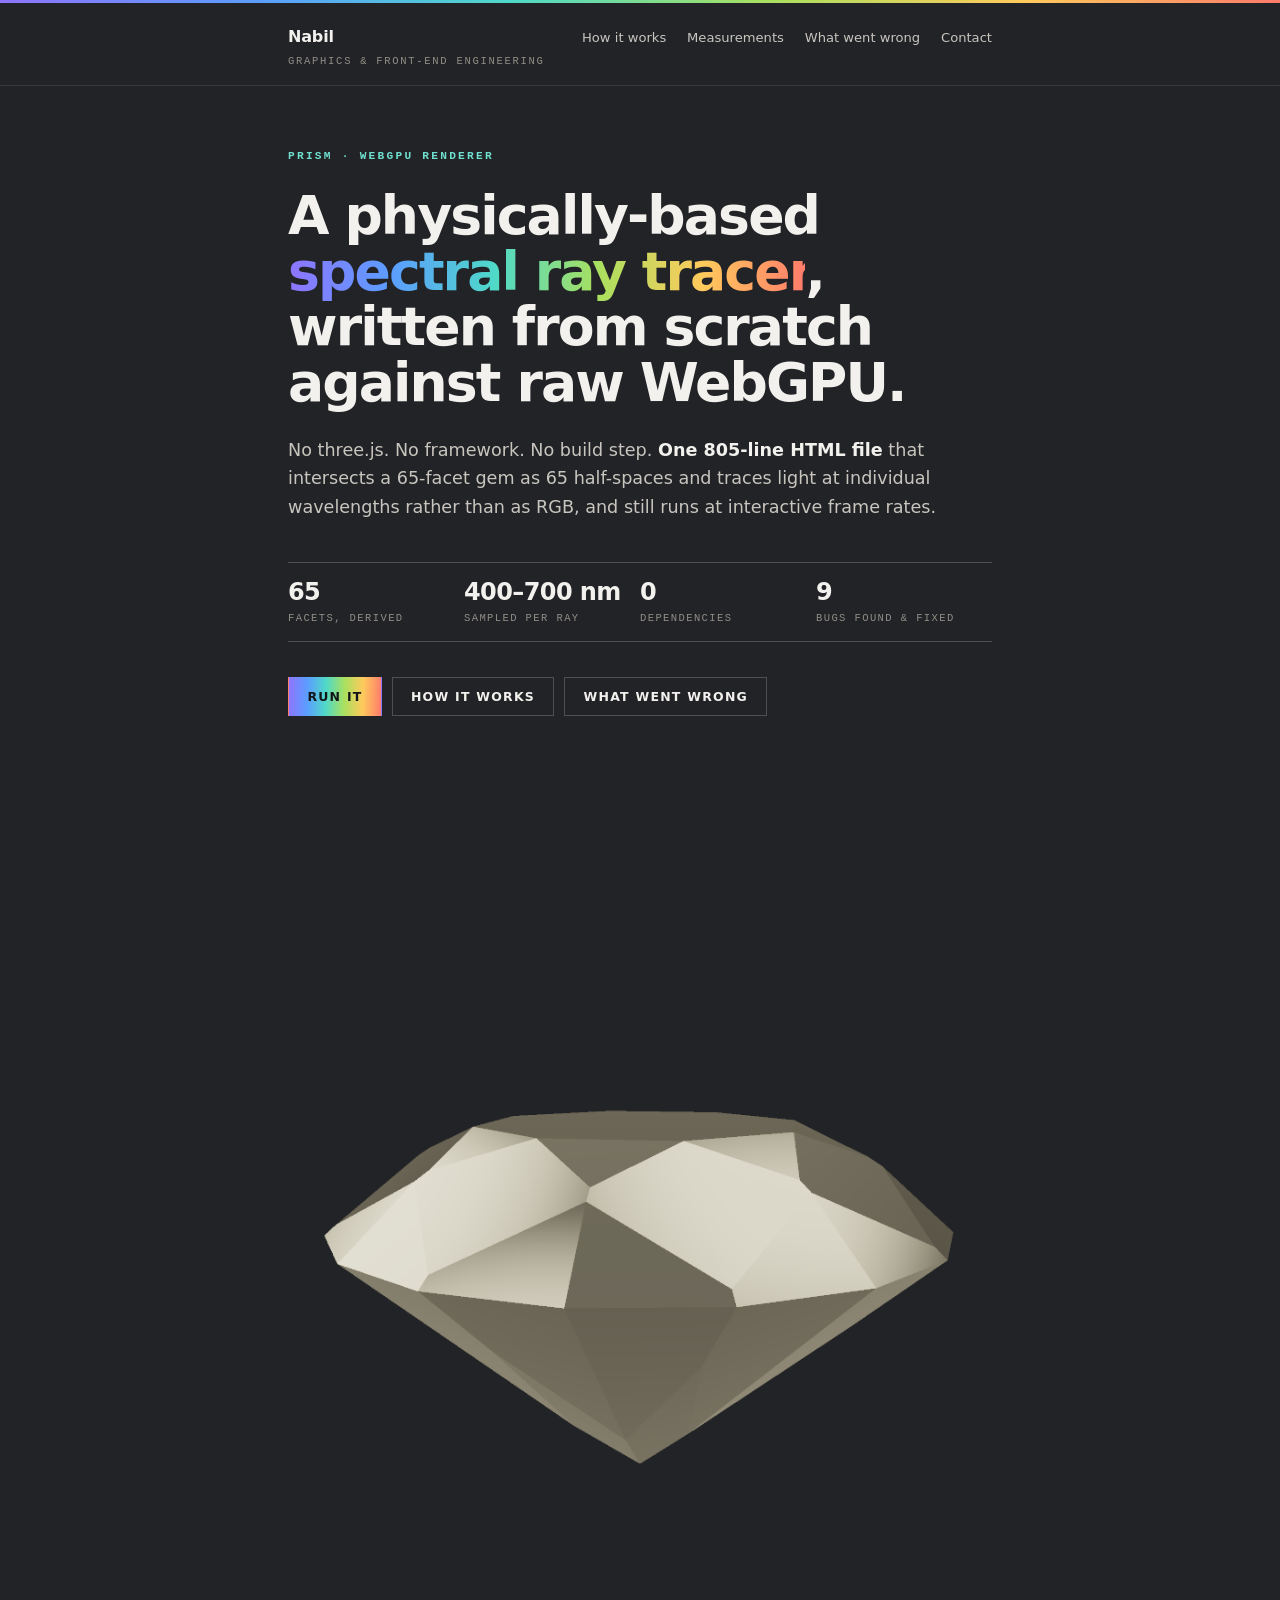
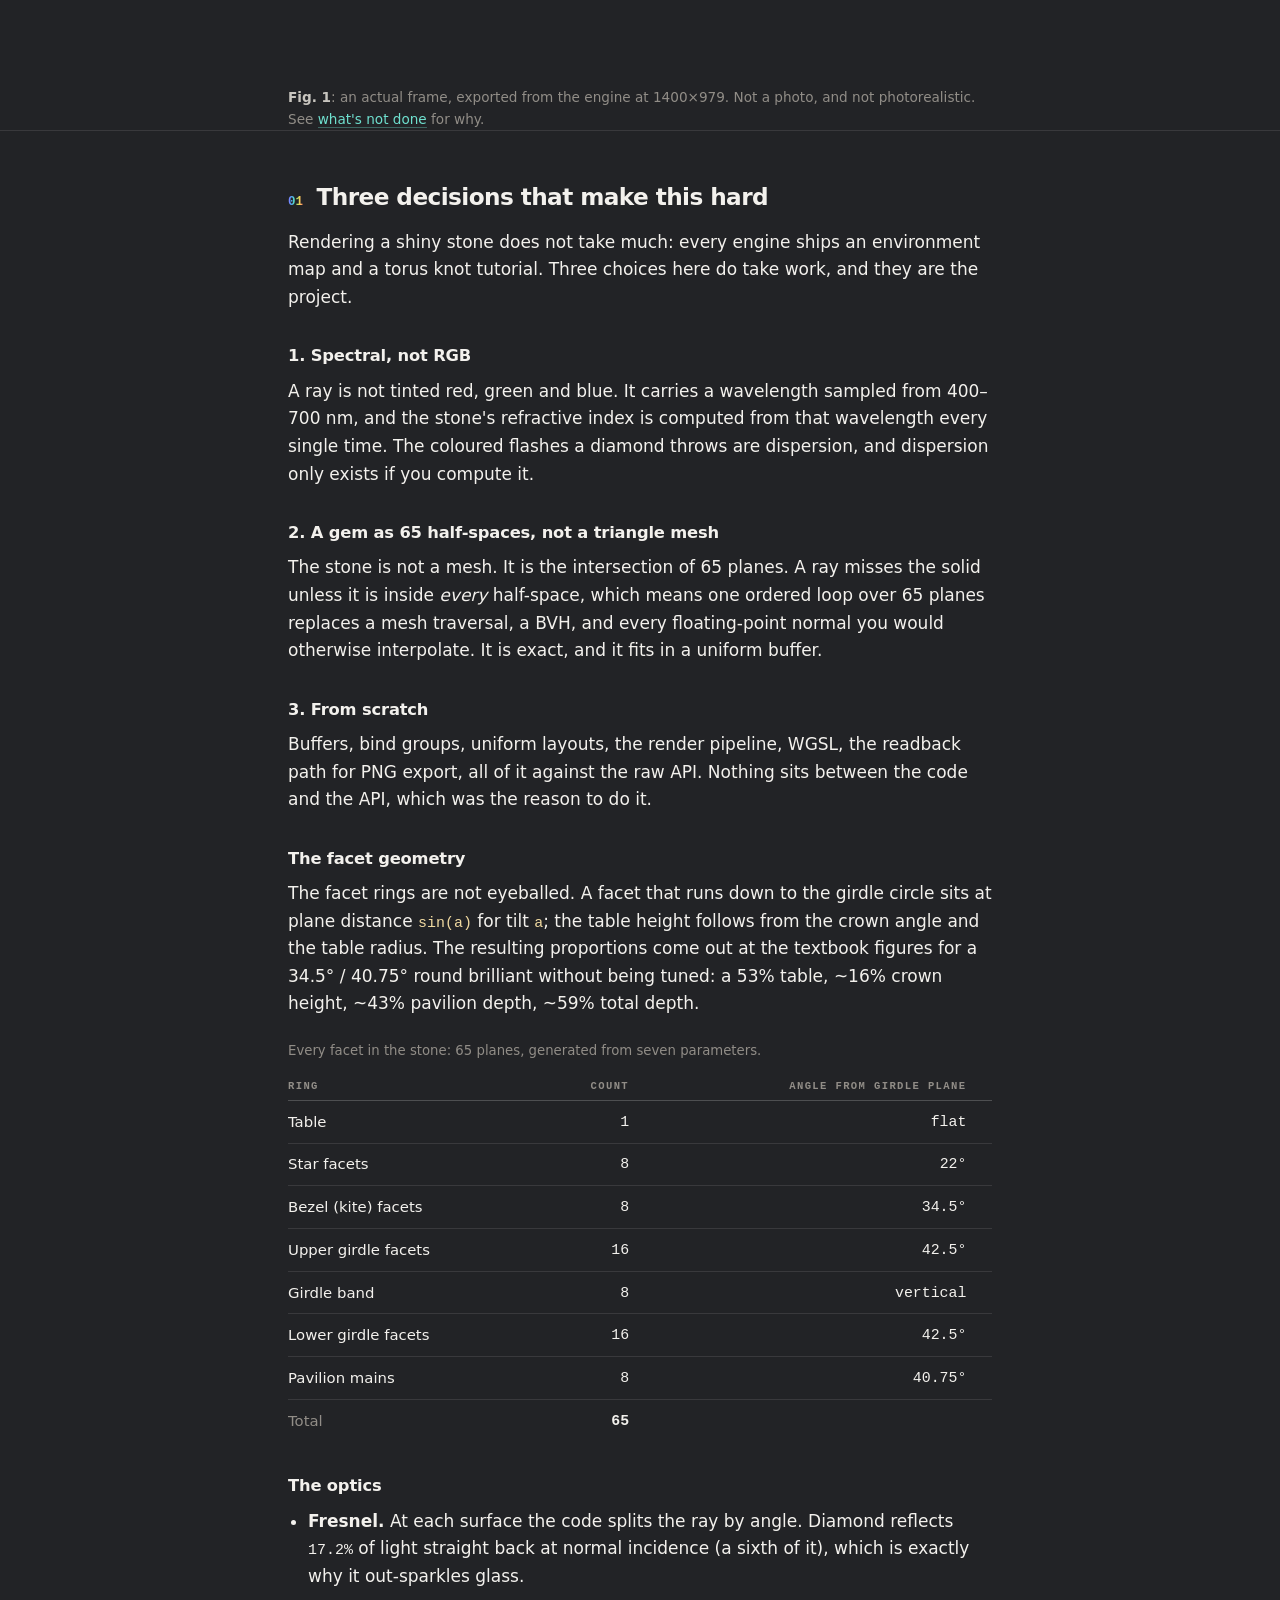
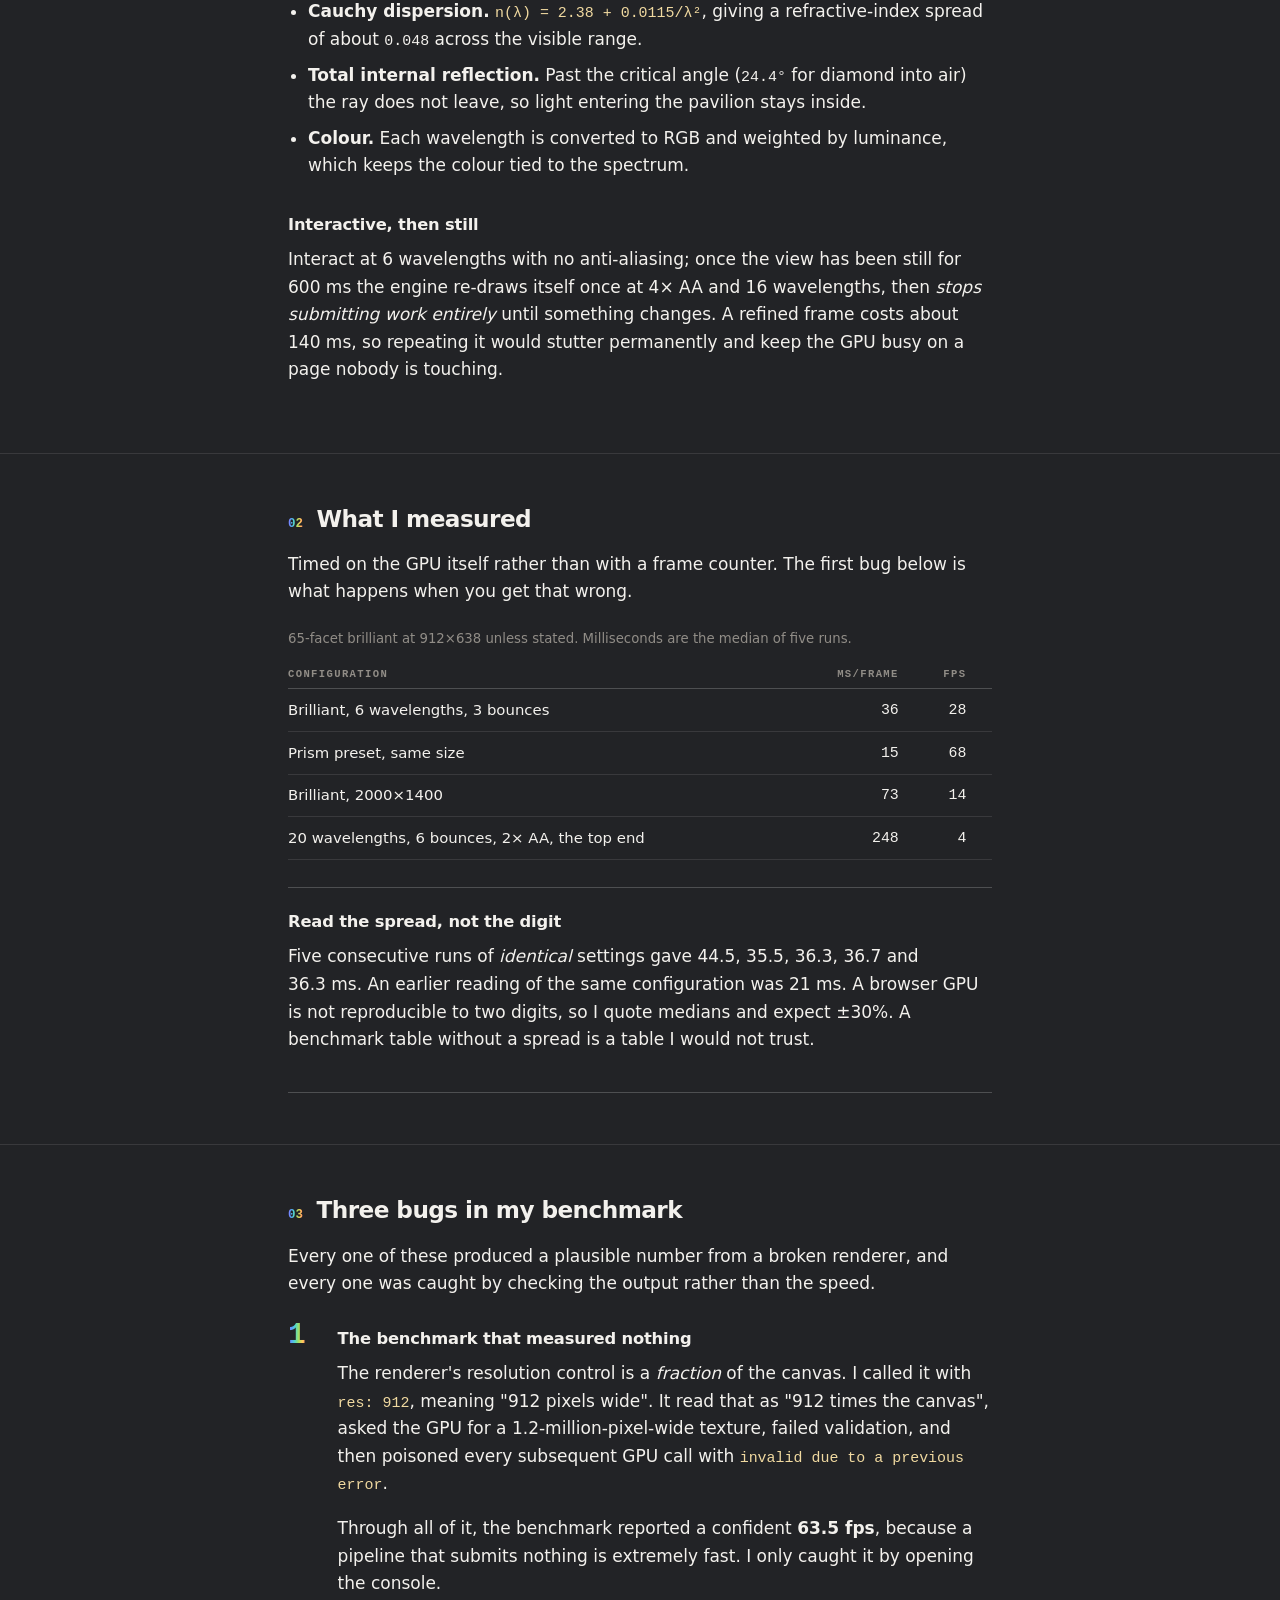
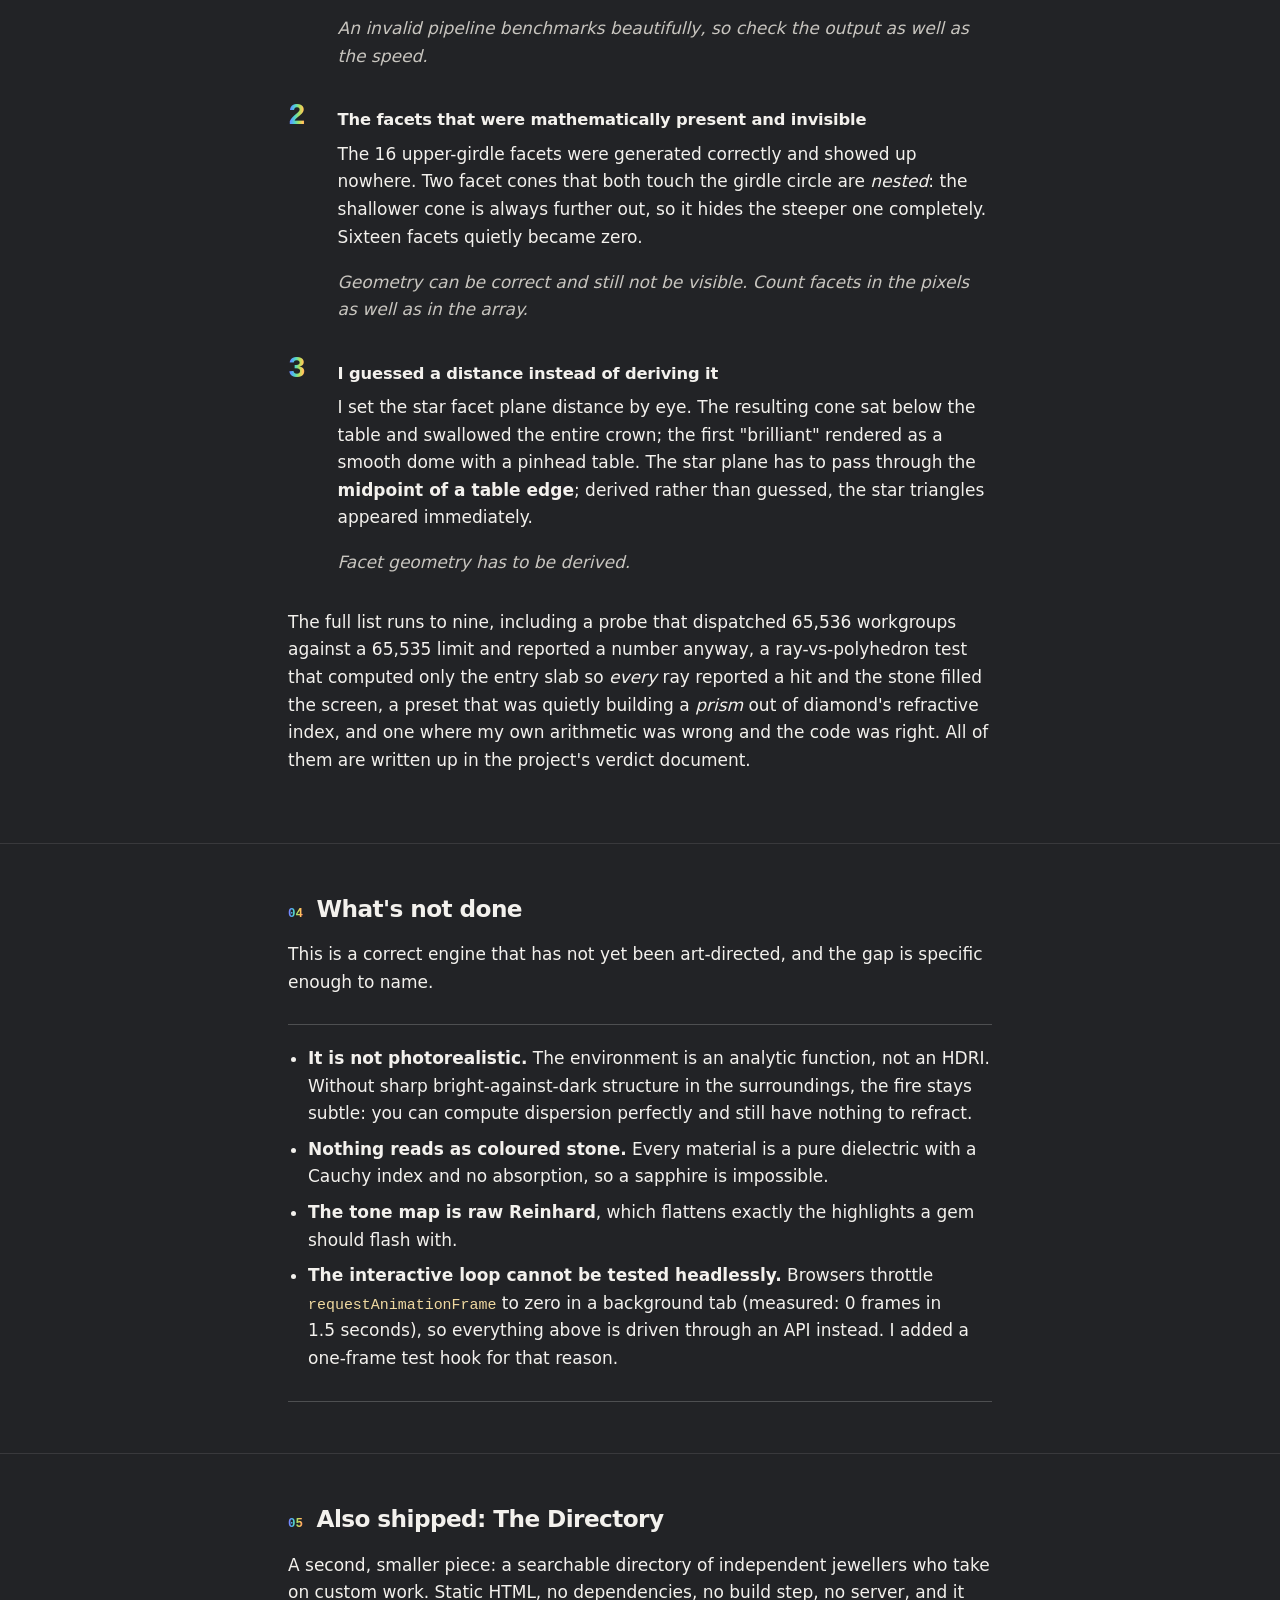
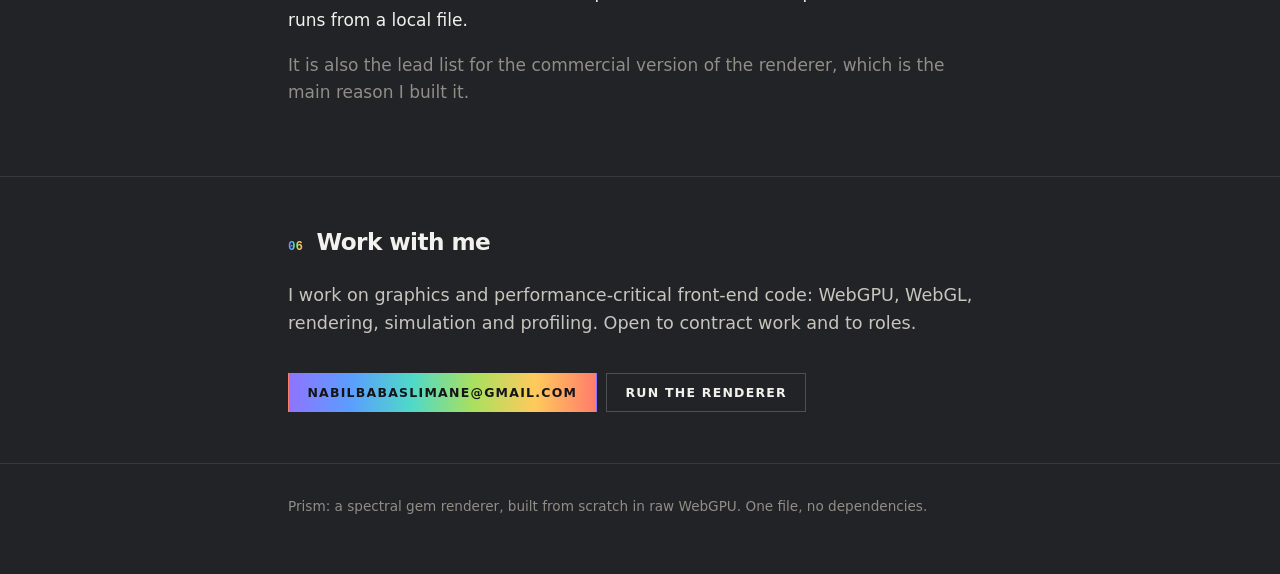
<file: index.html>
<!doctype html>
<html lang="en-GB">
<head>
<meta charset="utf-8">
<meta name="viewport" content="width=device-width, initial-scale=1">
<title>Carat: a spectral gem renderer in raw WebGPU</title>
<link rel="canonical" href="portfolio/">
<meta http-equiv="refresh" content="0; url=portfolio/">
<style>
  html, body { height: 100%; }
  body {
    margin: 0;
    background: #222326;
    color: #f3f1ed;
    display: grid;
    place-items: center;
    font: 16px/1.5 system-ui, -apple-system, "Segoe UI", Roboto, sans-serif;
  }
  .beam {
    position: fixed; top: 0; left: 0; right: 0; height: 3px;
    background: linear-gradient(92deg, #8f74ff, #5b9dff 20%, #4fd9c8 40%, #a9e05f 60%, #ffca5c 80%, #ff7b6b);
  }
  p { margin: 0; color: #918d87; }
  a { color: #6fe0cf; text-decoration: none; border-bottom: 1px solid rgba(111, 224, 207, 0.35); }
  a:hover { border-bottom-color: #6fe0cf; }
</style>
</head>
<body>
<div class="beam" aria-hidden="true"></div>
<p>Taking you to the case study… <a href="portfolio/">continue</a></p>
</body>
</html>
</file>
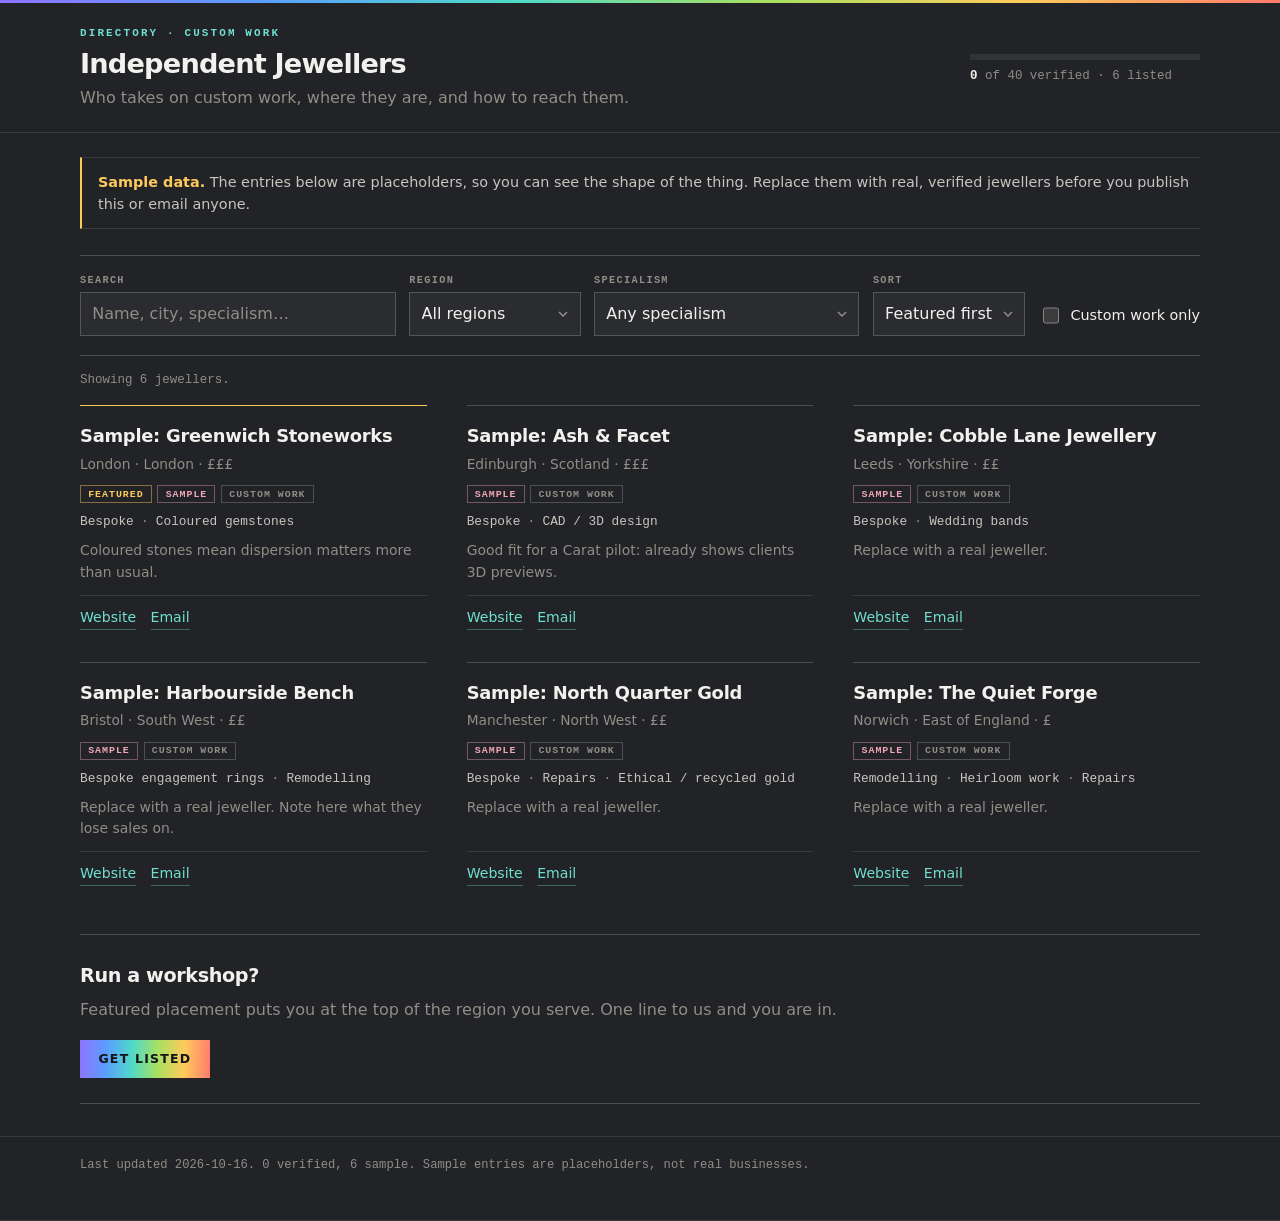
<file: directory/index.html>
<!doctype html>
<html lang="en-GB">
<head>
<meta charset="utf-8">
<meta name="viewport" content="width=device-width, initial-scale=1">
<title>Independent Jewellers: who does custom work</title>
<meta name="description" content="A directory of independent jewellers who take on custom work: bespoke commissions, remodelling and design.">
<link rel="stylesheet" href="styles.css?v=2">
</head>
<body>

<header class="site">
  <div class="wrap">
    <div class="brand">
      <p class="eyebrow">Directory · custom work</p>
      <h1>Independent Jewellers</h1>
      <p class="tagline">Who takes on custom work, where they are, and how to reach them.</p>
    </div>
    <div class="progress" aria-label="Sourcing progress">
      <div class="bar"><span id="bar"></span></div>
      <p><strong id="sourcedCount">0</strong> of <span id="target">40</span> verified
         · <span id="listedCount">0</span> listed</p>
    </div>
  </div>
</header>

<main class="wrap">

  <p class="banner" id="sampleBanner" hidden>
    <strong>Sample data.</strong> The entries below are placeholders, so you can see the shape of
    the thing. Replace them with real, verified jewellers before you publish this or email anyone.
  </p>

  <section class="controls" aria-label="Filters and sorting">
    <div class="field grow">
      <label for="q">Search</label>
      <input id="q" type="search" placeholder="Name, city, specialism…" autocomplete="off">
    </div>
    <div class="field">
      <label for="region">Region</label>
      <select id="region"></select>
    </div>
    <div class="field">
      <label for="spec">Specialism</label>
      <select id="spec"></select>
    </div>
    <div class="field">
      <label for="sort">Sort</label>
      <select id="sort">
        <option value="featured">Featured first</option>
        <option value="name">Name (A–Z)</option>
        <option value="city">City (A–Z)</option>
      </select>
    </div>
    <div class="field check">
      <input id="customOnly" type="checkbox">
      <label for="customOnly">Custom work only</label>
    </div>
  </section>

  <p class="resultline" id="resultLine" role="status" aria-live="polite"></p>

  <section class="grid" id="grid"></section>
  <p class="empty" id="empty" hidden>Nothing matches those filters.</p>

  <section class="cta">
    <h2>Run a workshop?</h2>
    <p>Featured placement puts you at the top of the region you serve. One line to us and you are in.</p>
    <a class="btn" href="mailto:nabilbabaslimane@gmail.com?subject=Directory%20listing">Get listed</a>
  </section>

</main>

<footer class="site">
  <div class="wrap">
    <p id="footNote"></p>
  </div>
</footer>

<script src="data/jewellers.js"></script>
<script src="app.js"></script>
</body>
</html>
</file>
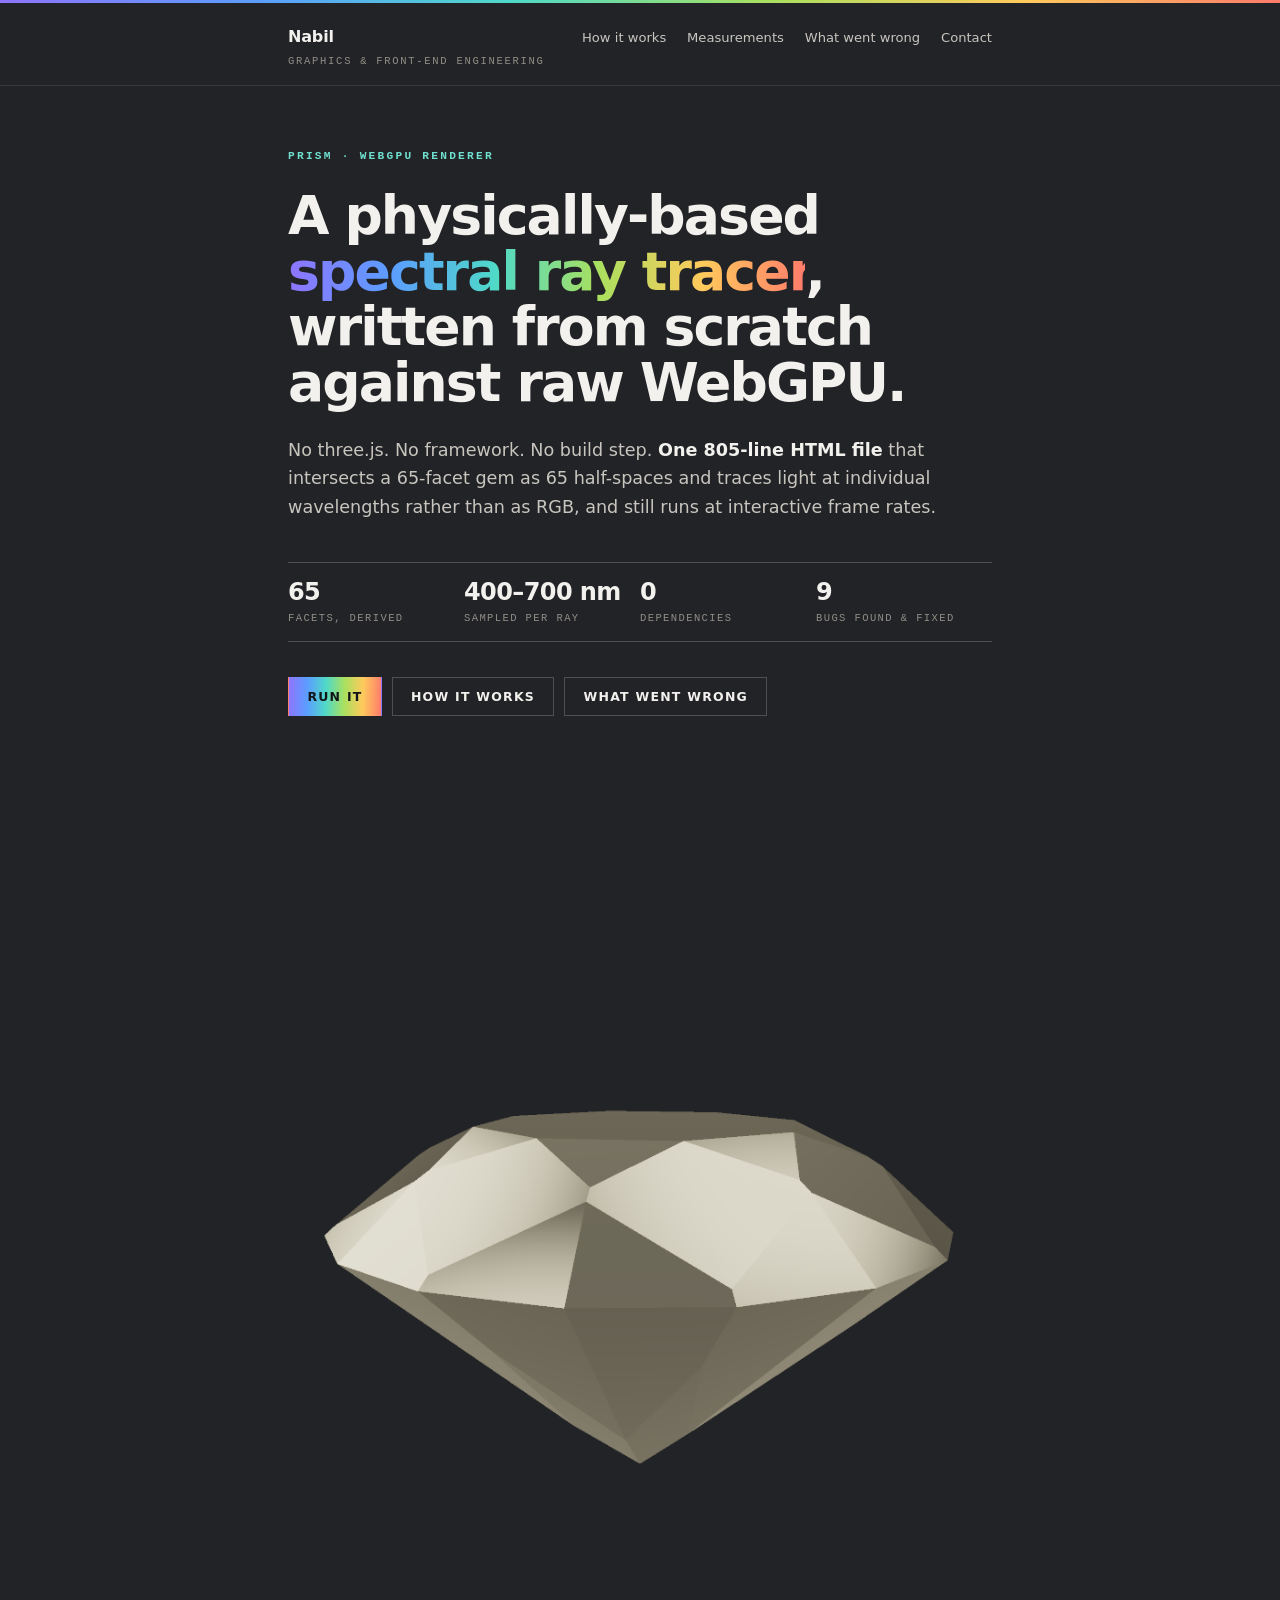
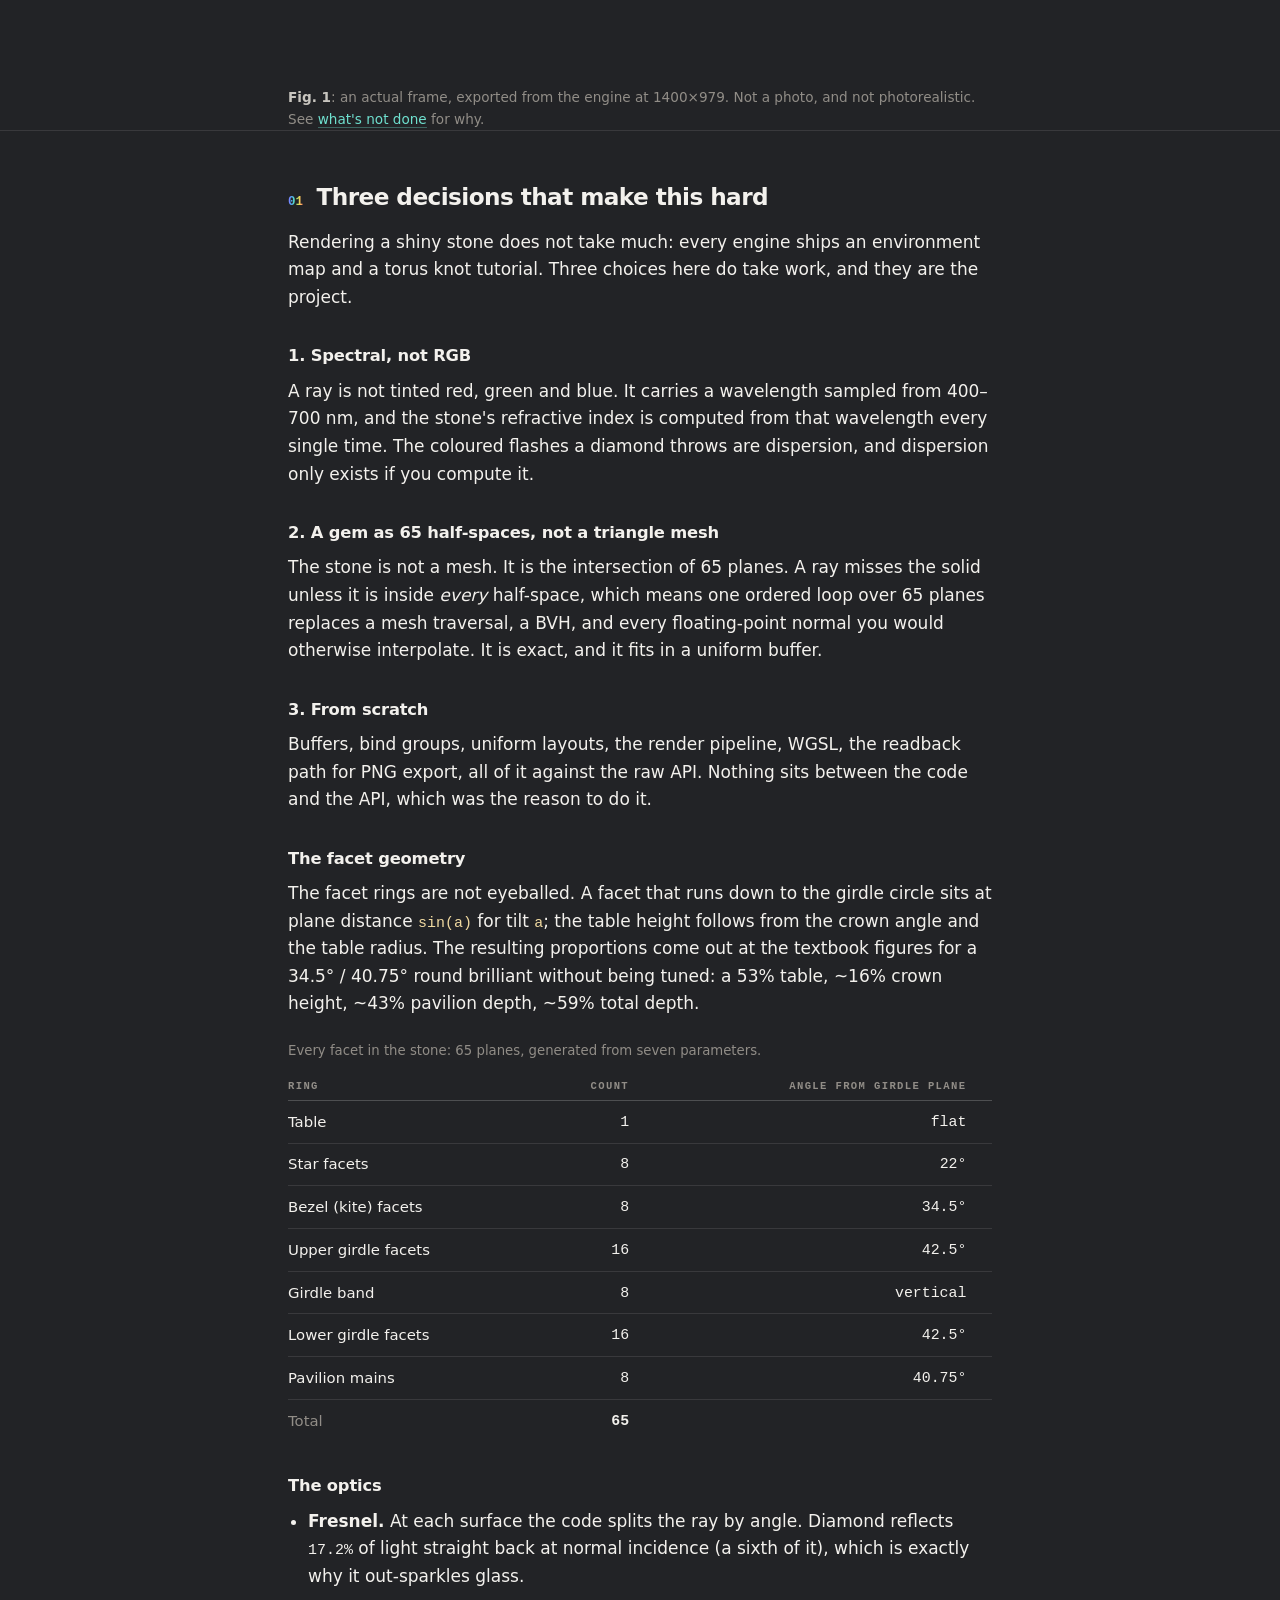
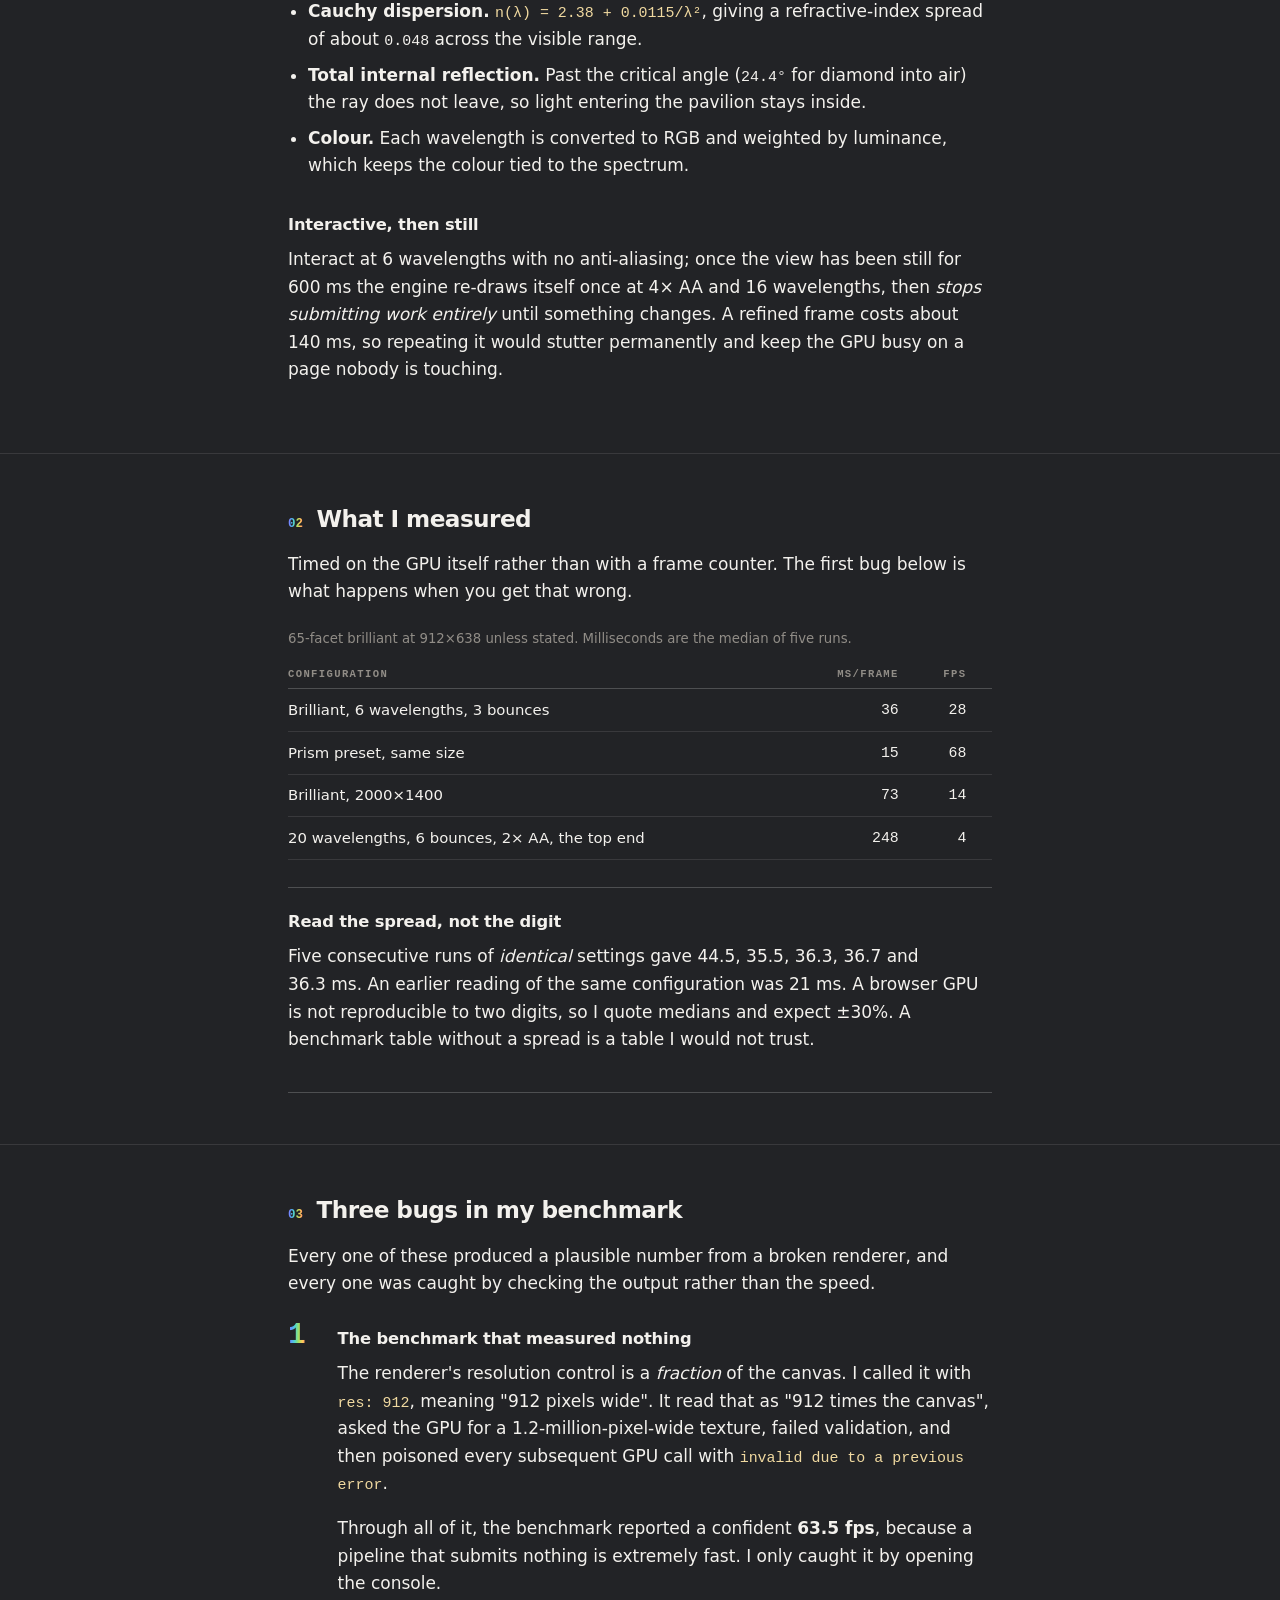
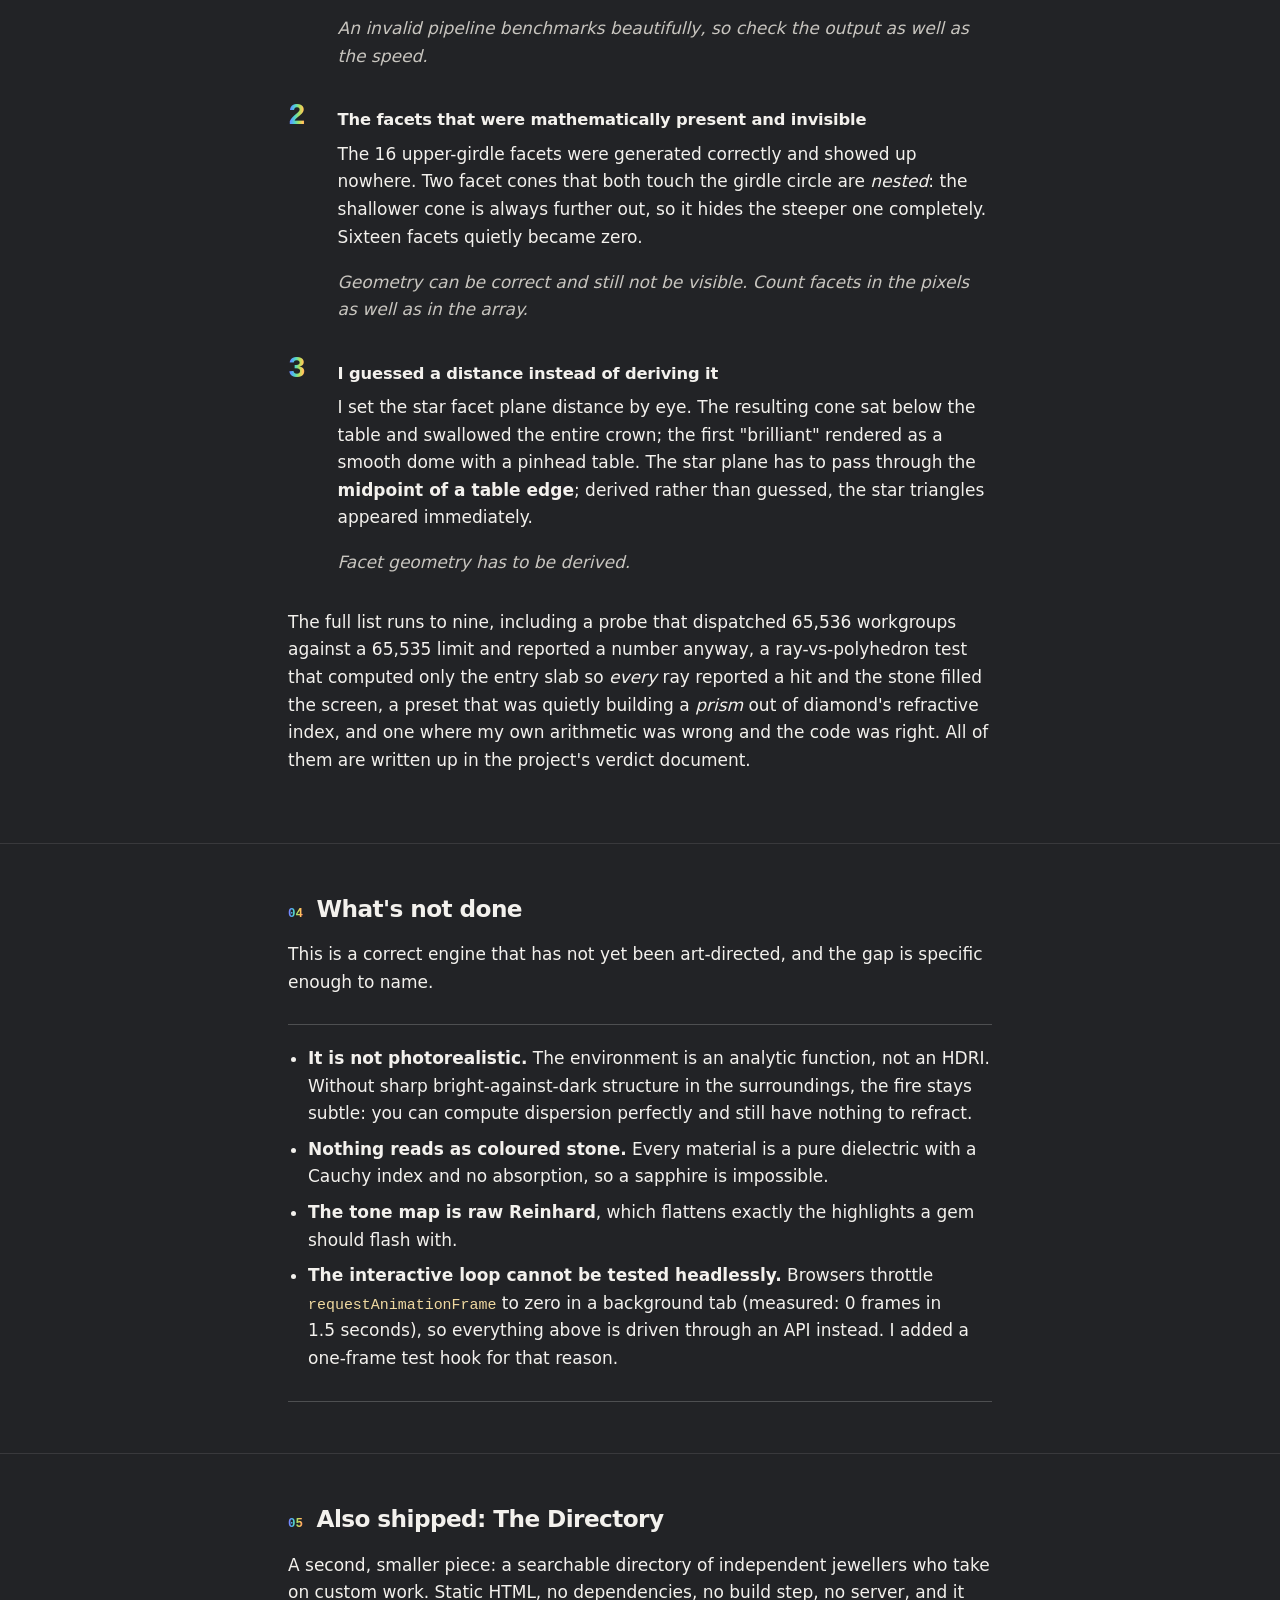
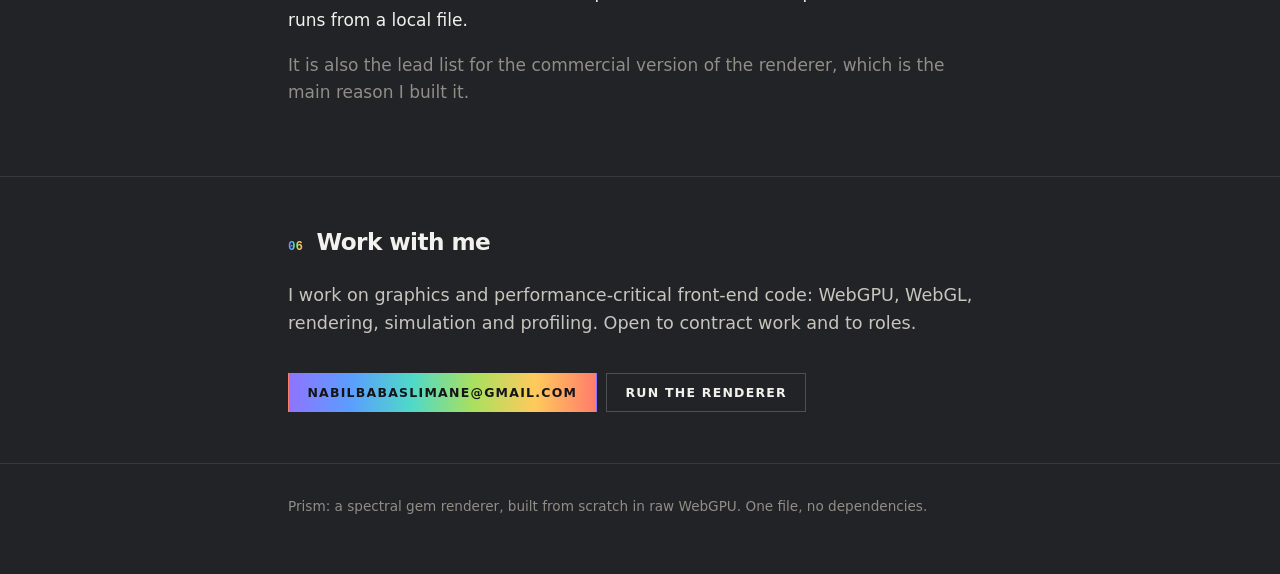
<file: portfolio/index.html>
<!doctype html>
<html lang="en-GB">
<head>
<meta charset="utf-8">
<meta name="viewport" content="width=device-width, initial-scale=1">
<title>Prism: a spectral ray tracer in raw WebGPU</title>
<meta name="author" content="Nabil">
<meta name="description" content="A physically-based spectral ray tracer for gemstones, written from scratch against raw WebGPU. One file, no dependencies, interactive in a browser.">
<link rel="stylesheet" href="styles.css?v=2">
</head>
<body>

<div class="spectrum" aria-hidden="true"></div>

<header class="masthead">
  <div class="wrap">
    <div class="who">
      <b>Nabil</b>
      <span>Graphics &amp; front-end engineering</span>
    </div>
    <nav>
      <a href="#how">How it works</a>
      <a href="#measured">Measurements</a>
      <a href="#wrong">What went wrong</a>
      <a href="#contact">Contact</a>
    </nav>
  </div>
</header>

<main>

<!-- ------------------------------------------------------------------ hero -->
<div class="hero">
  <div class="wrap">
    <p class="eyebrow">Prism · WebGPU renderer</p>
    <h1>A physically-based <span class="grad">spectral ray tracer</span>, written from scratch against raw WebGPU.</h1>
    <p class="lede">
      No three.js. No framework. No build step. <strong>One 805-line HTML file</strong> that
      intersects a 65-facet gem as 65 half-spaces and traces light at individual
      wavelengths rather than as RGB, and still runs at interactive frame rates.
    </p>

    <div class="specs">
      <span><b>65</b><i>facets, derived</i></span>
      <span><b>400–700&nbsp;nm</b><i>sampled per ray</i></span>
      <span><b>0</b><i>dependencies</i></span>
      <span><b>9</b><i>bugs found &amp; fixed</i></span>
    </div>

    <div class="actions">
      <a class="btn primary" href="../prism/web/gem.html">Run it</a>
      <a class="btn" href="#how">How it works</a>
      <a class="btn" href="#wrong">What went wrong</a>
    </div>
  </div>

  <figure class="scene">
    <img src="hero-brilliant.png" alt="A 65-facet brilliant cut rendered by the engine: a pale faceted stone seen from slightly above, its crown and pavilion visible against a flat near-black field." width="1400" height="979">
    <figcaption>
      <b>Fig. 1</b>: an actual frame, exported from the engine at 1400×979. Not a photo,
      and not photorealistic. See <a href="#notdone">what's not done</a> for why.
    </figcaption>
  </figure>
</div>

<!-- ------------------------------------------------------------------- how -->
<section id="how">
<div class="wrap">
  <div class="sh"><span class="sn">01</span><h2>Three decisions that make this hard</h2></div>
  <p>
    Rendering a shiny stone does not take much: every engine ships an environment
    map and a torus knot tutorial. Three choices here do take work, and they are
    the project.
  </p>

  <h3>1. Spectral, not RGB</h3>
  <p>
    A ray is not tinted red, green and blue. It carries a wavelength sampled from
    400–700&nbsp;nm, and the stone's refractive index is computed from that
    wavelength every single time. The coloured flashes a diamond throws are
    dispersion, and dispersion only exists if you compute it.
  </p>

  <h3>2. A gem as 65 half-spaces, not a triangle mesh</h3>
  <p>
    The stone is not a mesh. It is the intersection of 65 planes. A ray misses
    the solid unless it is inside <em>every</em> half-space, which means one
    ordered loop over 65 planes replaces a mesh traversal, a BVH, and every
    floating-point normal you would otherwise interpolate. It is exact, and it
    fits in a uniform buffer.
  </p>

  <h3>3. From scratch</h3>
  <p>
    Buffers, bind groups, uniform layouts, the render pipeline, WGSL, the
    readback path for PNG export, all of it against the raw API. Nothing sits
    between the code and the API, which was the reason to do it.
  </p>

  <h3>The facet geometry</h3>
  <p>
    The facet rings are not eyeballed. A facet that runs down to the girdle
    circle sits at plane distance <code>sin(a)</code> for tilt <code>a</code>;
    the table height follows from the crown angle and the table radius. The
    resulting proportions come out at the textbook figures for a
    34.5°&nbsp;/&nbsp;40.75° round brilliant without being tuned: a 53% table,
    ~16% crown height, ~43% pavilion depth, ~59% total depth.
  </p>

  <div class="table-scroll">
    <table>
      <caption>Every facet in the stone: 65 planes, generated from seven parameters.</caption>
      <thead>
        <tr><th>Ring</th><th class="n">Count</th><th class="n">Angle from girdle plane</th></tr>
      </thead>
      <tbody>
        <tr><td>Table</td><td class="n">1</td><td class="n">flat</td></tr>
        <tr><td>Star facets</td><td class="n">8</td><td class="n">22°</td></tr>
        <tr><td>Bezel (kite) facets</td><td class="n">8</td><td class="n">34.5°</td></tr>
        <tr><td>Upper girdle facets</td><td class="n">16</td><td class="n">42.5°</td></tr>
        <tr><td>Girdle band</td><td class="n">8</td><td class="n">vertical</td></tr>
        <tr><td>Lower girdle facets</td><td class="n">16</td><td class="n">42.5°</td></tr>
        <tr><td>Pavilion mains</td><td class="n">8</td><td class="n">40.75°</td></tr>
        <tr class="total"><td>Total</td><td class="n">65</td><td class="n"></td></tr>
      </tbody>
    </table>
  </div>

  <h3>The optics</h3>
  <ul>
    <li><strong>Fresnel.</strong> At each surface the code splits the ray by angle. Diamond reflects <span class="num">17.2%</span> of light straight back at normal incidence (a sixth of it), which is exactly why it out-sparkles glass.</li>
    <li><strong>Cauchy dispersion.</strong> <code>n(λ) = 2.38 + 0.0115/λ²</code>, giving a refractive-index spread of about <span class="num">0.048</span> across the visible range.</li>
    <li><strong>Total internal reflection.</strong> Past the critical angle (<span class="num">24.4°</span> for diamond into air) the ray does not leave, so light entering the pavilion stays inside.</li>
    <li><strong>Colour.</strong> Each wavelength is converted to RGB and weighted by luminance, which keeps the colour tied to the spectrum.</li>
  </ul>

  <h3>Interactive, then still</h3>
  <p>
    Interact at 6 wavelengths with no anti-aliasing; once the view has been still
    for 600&nbsp;ms the engine re-draws itself once at 4× AA and 16 wavelengths,
    then <em>stops submitting work entirely</em> until something changes. A
    refined frame costs about 140&nbsp;ms, so repeating it would stutter
    permanently and keep the GPU busy on a page nobody is touching.
  </p>
</div>
</section>

<!-- -------------------------------------------------------------- measured -->
<section id="measured">
<div class="wrap">
  <div class="sh"><span class="sn">02</span><h2>What I measured</h2></div>
  <p>
    Timed on the GPU itself rather than with a frame counter. The first bug below
    is what happens when you get that wrong.
  </p>

  <div class="table-scroll">
    <table>
      <caption>65-facet brilliant at 912×638 unless stated. Milliseconds are the median of five runs.</caption>
      <thead>
        <tr><th>Configuration</th><th class="n">ms/frame</th><th class="n">fps</th></tr>
      </thead>
      <tbody>
        <tr><td>Brilliant, 6 wavelengths, 3 bounces</td><td class="n">36</td><td class="n">28</td></tr>
        <tr><td>Prism preset, same size</td><td class="n">15</td><td class="n">68</td></tr>
        <tr><td>Brilliant, 2000×1400</td><td class="n">73</td><td class="n">14</td></tr>
        <tr><td>20 wavelengths, 6 bounces, 2× AA, the top end</td><td class="n">248</td><td class="n">4</td></tr>
      </tbody>
    </table>
  </div>

  <div class="callout">
    <h3>Read the spread, not the digit</h3>
    <p>
      Five consecutive runs of <em>identical</em> settings gave 44.5, 35.5, 36.3,
      36.7 and 36.3&nbsp;ms. An earlier reading of the same configuration was
      21&nbsp;ms. A browser GPU is not reproducible to two digits, so I quote
      medians and expect ±30%. A benchmark table without a spread is a table I
      would not trust.
    </p>
  </div>
</div>
</section>

<!-- ----------------------------------------------------------------- wrong -->
<section id="wrong">
<div class="wrap">
  <div class="sh"><span class="sn">03</span><h2>Three bugs in my benchmark</h2></div>
  <p>
    Every one of these produced a plausible number from a broken renderer, and
    every one was caught by checking the output rather than the speed.
  </p>

  <ol class="items">
    <li>
      <h3>The benchmark that measured nothing</h3>
      <p>
        The renderer's resolution control is a <em>fraction</em> of the canvas. I
        called it with <code>res: 912</code>, meaning "912 pixels wide". It read
        that as "912 times the canvas", asked the GPU for a 1.2-million-pixel-wide
        texture, failed validation, and then poisoned every subsequent GPU call
        with <code>invalid due to a previous error</code>.
      </p>
      <p>
        Through all of it, the benchmark reported a confident
        <strong>63.5&nbsp;fps</strong>, because a pipeline that submits nothing is
        extremely fast. I only caught it by opening the console.
      </p>
      <span class="lesson">An invalid pipeline benchmarks beautifully, so check the output as well as the speed.</span>
    </li>

    <li>
      <h3>The facets that were mathematically present and invisible</h3>
      <p>
        The 16 upper-girdle facets were generated correctly and showed up nowhere.
        Two facet cones that both touch the girdle circle are <em>nested</em>: the
        shallower cone is always further out, so it hides the steeper one
        completely. Sixteen facets quietly became zero.
      </p>
      <span class="lesson">Geometry can be correct and still not be visible. Count facets in the pixels as well as in the array.</span>
    </li>

    <li>
      <h3>I guessed a distance instead of deriving it</h3>
      <p>
        I set the star facet plane distance by eye. The resulting cone sat below the
        table and swallowed the entire crown; the first "brilliant" rendered as a
        smooth dome with a pinhead table. The star plane has to pass through the
        <strong>midpoint of a table edge</strong>; derived rather than guessed, the
        star triangles appeared immediately.
      </p>
      <span class="lesson">Facet geometry has to be derived.</span>
    </li>
  </ol>

  <p style="margin-top:2rem">
    The full list runs to nine, including a probe that dispatched 65,536 workgroups
    against a 65,535 limit and reported a number anyway, a ray-vs-polyhedron test
    that computed only the entry slab so <em>every</em> ray reported a hit and the
    stone filled the screen, a preset that was quietly building a <em>prism</em> out of
    diamond's refractive index, and one where my own arithmetic was wrong and the
    code was right. All of them are written up in the project's verdict document.
  </p>
</div>
</section>

<!-- --------------------------------------------------------------- notdone -->
<section id="notdone">
<div class="wrap">
  <div class="sh"><span class="sn">04</span><h2>What's not done</h2></div>
  <p>
    This is a correct engine that has not yet been art-directed, and the gap is
    specific enough to name.
  </p>
  <div class="callout">
    <ul>
      <li><strong>It is not photorealistic.</strong> The environment is an analytic function, not an HDRI. Without sharp bright-against-dark structure in the surroundings, the fire stays subtle: you can compute dispersion perfectly and still have nothing to refract.</li>
      <li><strong>Nothing reads as coloured stone.</strong> Every material is a pure dielectric with a Cauchy index and no absorption, so a sapphire is impossible.</li>
      <li><strong>The tone map is raw Reinhard</strong>, which flattens exactly the highlights a gem should flash with.</li>
      <li><strong>The interactive loop cannot be tested headlessly.</strong> Browsers throttle <code>requestAnimationFrame</code> to zero in a background tab (measured: 0 frames in 1.5&nbsp;seconds), so everything above is driven through an API instead. I added a one-frame test hook for that reason.</li>
    </ul>
  </div>
</div>
</section>

<!-- ---------------------------------------------------------------- second -->
<section>
<div class="wrap">
  <div class="sh"><span class="sn">05</span><h2>Also shipped: The Directory</h2></div>
  <p>
    A second, smaller piece: a searchable directory of independent jewellers who
    take on custom work. Static HTML, no dependencies, no build step, no server,
    and it runs from a local file.
  </p>
  <p class="muted">
    It is also the lead list for the commercial version of the renderer, which is
    the main reason I built it.
  </p>
</div>
</section>

<!-- --------------------------------------------------------------- contact -->
<section id="contact" class="cta">
<div class="wrap">
  <div class="sh"><span class="sn">06</span><h2>Work with me</h2></div>
  <p class="lede">
    I work on graphics and performance-critical front-end code: WebGPU, WebGL,
    rendering, simulation and profiling. Open to contract work and to roles.
  </p>
  <div class="actions">
    <a class="btn primary" href="mailto:nabilbabaslimane@gmail.com">nabilbabaslimane@gmail.com</a>
    <a class="btn" href="../prism/web/gem.html">Run the renderer</a>
  </div>
</div>
</section>

</main>

<footer>
  <div class="wrap">
    <p>Prism: a spectral gem renderer, built from scratch in raw WebGPU. One file, no dependencies.</p>
  </div>
</footer>

</body>
</html>
</file>
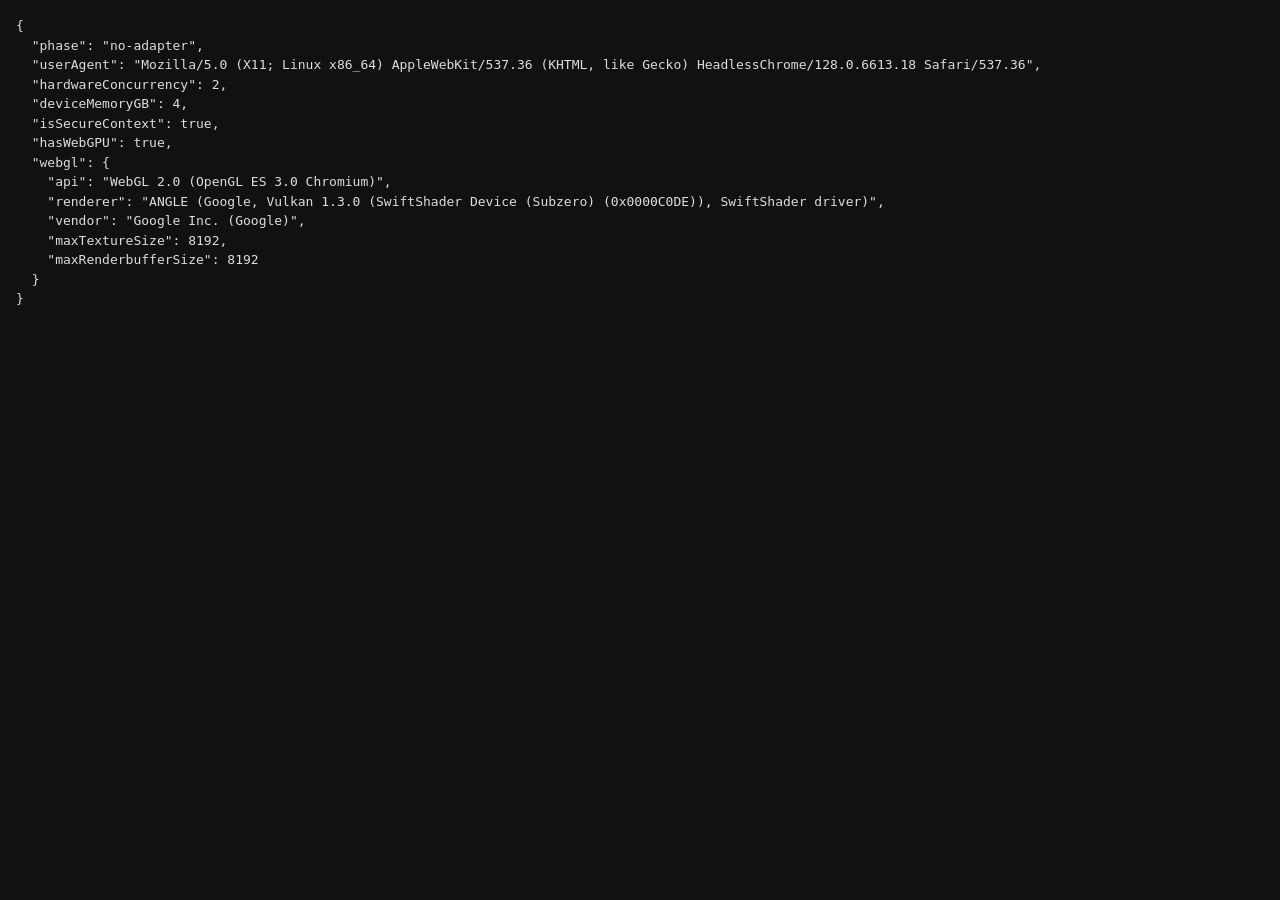
<file: probe/gpu-probe.html>
<!doctype html>
<html>
<head>
<meta charset="utf-8">
<title>gpu-probe: running</title>
<style>body{font:13px/1.5 monospace;background:#111;color:#ddd;margin:16px}pre{white-space:pre-wrap}</style>
</head>
<body>
<pre id="out">running…</pre>
<script>
const out = { phase: "start" };
const el = document.getElementById("out");
function flush() { el.textContent = JSON.stringify(out, null, 2); }

function withTimeout(p, ms, label) {
  return Promise.race([
    p,
    new Promise((_, rej) => setTimeout(() => rej(new Error("timeout: " + label)), ms))
  ]);
}

async function main() {
  out.userAgent = navigator.userAgent;
  out.hardwareConcurrency = navigator.hardwareConcurrency;
  out.deviceMemoryGB = navigator.deviceMemory ?? null;
  out.isSecureContext = window.isSecureContext;
  out.hasWebGPU = !!navigator.gpu;

  // --- WebGL baseline (works almost everywhere) ---
  try {
    const c = document.createElement("canvas");
    const gl = c.getContext("webgl2") || c.getContext("webgl");
    if (gl) {
      const dbg = gl.getExtension("WEBGL_debug_renderer_info");
      out.webgl = {
        api: gl.getParameter(gl.VERSION),
        renderer: dbg ? gl.getParameter(dbg.UNMASKED_RENDERER_WEBGL) : gl.getParameter(gl.RENDERER),
        vendor: dbg ? gl.getParameter(dbg.UNMASKED_VENDOR_WEBGL) : gl.getParameter(gl.VENDOR),
        maxTextureSize: gl.getParameter(gl.MAX_TEXTURE_SIZE),
        maxRenderbufferSize: gl.getParameter(gl.MAX_RENDERBUFFER_SIZE)
      };
    } else {
      out.webgl = "unavailable";
    }
  } catch (e) { out.webgl = "error: " + e.message; }
  flush();

  if (!navigator.gpu) { out.phase = "no-webgpu"; flush(); return; }

  // --- WebGPU adapter ---
  let adapter;
  try {
    adapter = await withTimeout(navigator.gpu.requestAdapter({ powerPreference: "high-performance" }), 8000, "requestAdapter");
  } catch (e) { out.phase = "adapter-error"; out.error = e.message; flush(); return; }

  if (!adapter) { out.phase = "no-adapter"; flush(); return; }

  try {
    let info = adapter.info;
    if (!info && adapter.requestAdapterInfo) info = await adapter.requestAdapterInfo();
    out.adapter = info ? { vendor: info.vendor, architecture: info.architecture, device: info.device, description: info.description } : "no-info-api";
  } catch (e) { out.adapter = "info-error: " + e.message; }

  const L = adapter.limits || {};
  out.limits = {
    maxBufferSizeMB: L.maxBufferSize ? +(L.maxBufferSize / 1048576).toFixed(1) : null,
    maxTextureDimension2D: L.maxTextureDimension2D ?? null,
    maxStorageBufferBindingSizeMB: L.maxStorageBufferBindingSize ? +(L.maxStorageBufferBindingSize / 1048576).toFixed(1) : null,
    maxComputeWorkgroupStorageSize: L.maxComputeWorkgroupStorageSize ?? null,
    maxComputeInvocationsPerWorkgroup: L.maxComputeInvocationsPerWorkgroup ?? null
  };
  out.features = adapter.features ? Array.from(adapter.features) : null;
  flush();

  // --- Device ---
  let device;
  try {
    const t0 = performance.now();
    device = await withTimeout(adapter.requestDevice(), 8000, "requestDevice");
    out.deviceRequestMs = +(performance.now() - t0).toFixed(1);
  } catch (e) { out.phase = "device-error"; out.error = e.message; flush(); return; }
  flush();

  device.lost.then((i) => { out.deviceLost = i ? i.message : "unknown"; flush(); });

  // --- Compute benchmark: 4M elements x 2000 dependent FMA ops each ---
  const N = 1 << 22;            // 4,194,304 elements
  const WG = 128;               // 4M/128 = 32768 workgroups (stays under the 65535 limit)
  const OPS = 2000;
  try {
    const buf = device.createBuffer({ size: N * 4, usage: GPUBufferUsage.STORAGE | GPUBufferUsage.COPY_SRC });
    const read = device.createBuffer({ size: N * 4, usage: GPUBufferUsage.COPY_DST | GPUBufferUsage.MAP_READ });
    const module = device.createShaderModule({
      code: `
        @group(0) @binding(0) var<storage, read_write> data: array<f32>;
        @compute @workgroup_size(${WG})
        fn main(@builtin(global_invocation_id) gid: vec3<u32>) {
          let i = gid.x;
          var x = f32(i) * 0.000001;
          for (var k: u32 = 0u; k < ${OPS}u; k = k + 1u) {
            x = x * 1.0000001 + 0.0000001;
          }
          data[i] = x;
        }`
    });
    const pipeline = device.createComputePipeline({ layout: "auto", compute: { module, entryPoint: "main" } });
    const bind = device.createBindGroup({ layout: pipeline.getBindGroupLayout(0), entries: [{ binding: 0, resource: { buffer: buf } }] });
    const enc = device.createCommandEncoder();
    const pass = enc.beginComputePass();
    pass.setPipeline(pipeline);
    pass.setBindGroup(0, bind);
    pass.dispatchWorkgroups(Math.ceil(N / WG));
    pass.end();
    enc.copyBufferToBuffer(buf, 0, read, 0, N * 4);
    device.queue.submit([enc.finish()]);

    const t0 = performance.now();
    await withTimeout(read.mapAsync(GPUMapMode.READ), 20000, "mapAsync");
    const gpuMs = performance.now() - t0;
    const sample = new Float32Array(read.getMappedRange().slice(0, 4));
    read.unmap();

    // sanity: expected x for i=0 after OPS dependent FMAs
    let expect = 0;
    for (let k = 0; k < OPS; k++) expect = expect * 1.0000001 + 0.0000001;
    out.compute = {
      elements: N,
      dependentOpsPerElement: OPS,
      wallMs: +gpuMs.toFixed(1),
      gflops: +((N * OPS * 2) / (gpuMs / 1000) / 1e9).toFixed(2),
      sampleExpected: +expect.toFixed(9),
      sampleActual: +sample[0].toFixed(9),
      resultCorrect: Math.abs(sample[0] - expect) < 1e-6
    };
  } catch (e) { out.compute = "error: " + e.message; }
  flush();

  // --- Texture/render test: fill a 2048x2048 target ---
  try {
    const size = 2048;
    const tex = device.createTexture({ size: [size, size], format: "rgba8unorm", usage: GPUTextureUsage.RENDER_ATTACHMENT | GPUTextureUsage.COPY_SRC });
    const mod2 = device.createShaderModule({
      code: `
        @vertex fn vs(@builtin(vertex_index) vi: u32) -> @builtin(position) vec4<f32> {
          var p = array<vec2<f32>, 3>(vec2<f32>(-1.0,-1.0), vec2<f32>(3.0,-1.0), vec2<f32>(-1.0,3.0));
          return vec4<f32>(p[vi], 0.0, 1.0);
        }
        @fragment fn fs(@builtin(position) fc: vec4<f32>) -> @location(0) vec4<f32> {
          var acc = 0.0;
          for (var k: u32 = 0u; k < 200u; k = k + 1u) {
            acc = acc + sin(fc.x * 0.001 + f32(k)) * cos(fc.y * 0.001 + f32(k));
          }
          return vec4<f32>(acc * 0.002 + 0.5, 0.2, 0.7, 1.0);
        }`
    });
    const p2 = device.createRenderPipeline({
      layout: "auto",
      vertex: { module: mod2, entryPoint: "vs" },
      fragment: { module: mod2, entryPoint: "fs", targets: [{ format: "rgba8unorm" }] },
      primitive: { topology: "triangle-list" }
    });
    const enc2 = device.createCommandEncoder();
    const rp = enc2.beginRenderPass({ colorAttachments: [{ view: tex.createView(), clearValue: { r: 0, g: 0, b: 0, a: 1 }, loadOp: "clear", storeOp: "store" }] });
    rp.setPipeline(p2); rp.draw(3); rp.end();
    device.queue.submit([enc2.finish()]);
    await withTimeout(device.queue.onSubmittedWorkDone(), 20000, "render-flush");
    const t1 = performance.now();
    for (let i = 0; i < 10; i++) {
      const e = device.createCommandEncoder();
      const r = e.beginRenderPass({ colorAttachments: [{ view: tex.createView(), clearValue: { r: 0, g: 0, b: 0, a: 1 }, loadOp: "clear", storeOp: "store" }] });
      r.setPipeline(p2); r.draw(3); r.end();
      device.queue.submit([e.finish()]);
    }
    await withTimeout(device.queue.onSubmittedWorkDone(), 20000, "render-flush-2");
    const ms = (performance.now() - t1) / 10;
    out.render = { targetSize: size + "x" + size, opsPerPixel: 200, msPerFrame: +ms.toFixed(2), mpixPerSec: +((size * size / 1e6) / (ms / 1000)).toFixed(1) };
  } catch (e) { out.render = "error: " + e.message; }

  out.phase = "done";
  flush();
  document.title = "gpu-probe: done";
}

main().catch((e) => { out.phase = "fatal"; out.error = String(e && e.stack || e); flush(); document.title = "gpu-probe: error"; });
</script>
</body>
</html>
</file>
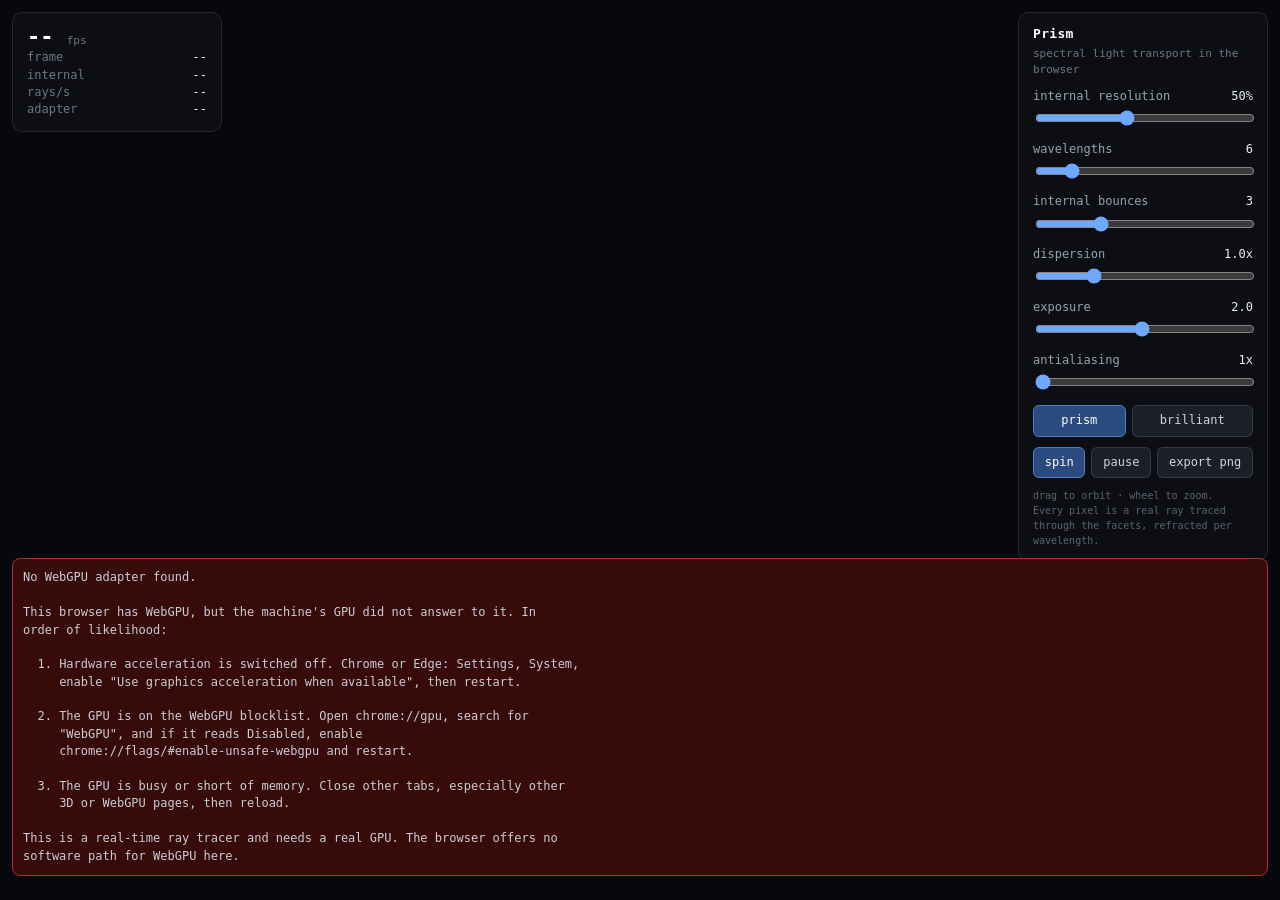
<file: prism/web/gem.html>
<!doctype html>
<html lang="en">
<head>
<meta charset="utf-8">
<title>Prism: spectral gem renderer</title>
<style>
  :root { color-scheme: dark; }
  * { box-sizing: border-box; }
  html, body { margin: 0; height: 100%; background: #07080b; overflow: hidden;
    font: 12px/1.45 ui-monospace, "SF Mono", Consolas, monospace; color: #c9cdd6; }
  #gpu { display: block; width: 100vw; height: 100vh;
    image-rendering: pixelated; cursor: grab; }
  #gpu.dragging { cursor: grabbing; }
  .panel { position: fixed; backdrop-filter: blur(8px);
    background: rgba(14,16,21,.82); border: 1px solid rgba(255,255,255,.10);
    border-radius: 10px; padding: 12px 14px; }
  #stats { top: 12px; left: 12px; min-width: 210px; }
  #stats .row { display: flex; justify-content: space-between; gap: 16px; }
  #stats .k { color: #6f7686; }
  #stats .v { color: #e8ecf4; }
  #stats .big { font-size: 22px; line-height: 1.1; color: #fff; font-weight: 600; }
  #stats .big small { font-size: 11px; color: #6f7686; font-weight: 400; }
  #ui { top: 12px; right: 12px; width: 250px; }
  #ui h1 { margin: 0 0 2px; font-size: 13px; color: #fff; letter-spacing: .3px; }
  #ui .sub { color: #6f7686; margin-bottom: 10px; font-size: 11px; }
  .ctl { margin: 9px 0; }
  .ctl label { display: flex; justify-content: space-between; color: #9aa1b1; margin-bottom: 3px; }
  .ctl label b { color: #e8ecf4; font-weight: 500; }
  input[type=range] { width: 100%; accent-color: #6ea8ff; height: 16px; }
  .btns { display: flex; gap: 6px; margin-top: 10px; flex-wrap: wrap; }
  button { flex: 1 1 auto; background: #1b1f29; color: #cfd5e0; border: 1px solid rgba(255,255,255,.12);
    border-radius: 6px; padding: 6px 8px; font: inherit; cursor: pointer; }
  button:hover { background: #242a36; }
  button.on { background: #2b4a7d; border-color: #4d7fc4; color: #fff; }
  .note { margin-top: 10px; color: #5d6373; font-size: 10px; line-height: 1.5; }
  #err { position: fixed; left: 12px; bottom: 12px; right: 12px; max-height: 40vh; overflow: auto;
    background: rgba(60,12,12,.94); border: 1px solid #a33; border-radius: 8px; padding: 10px;
    white-space: pre-wrap; display: none; }
</style>
</head>
<body>
<canvas id="gpu"></canvas>

<div id="stats" class="panel">
  <div class="big"><span id="fps">--</span> <small>fps</small></div>
  <div class="row"><span class="k">frame</span><span class="v" id="ms">--</span></div>
  <div class="row"><span class="k">internal</span><span class="v" id="res">--</span></div>
  <div class="row"><span class="k">rays/s</span><span class="v" id="rays">--</span></div>
  <div class="row"><span class="k">adapter</span><span class="v" id="adapter">--</span></div>
</div>

<div id="ui" class="panel">
  <h1>Prism</h1>
  <div class="sub">spectral light transport in the browser</div>

  <div class="ctl"><label>internal resolution <b id="vRes">50%</b></label>
    <input type="range" id="sRes" min="15" max="100" value="50"></div>
  <div class="ctl"><label>wavelengths <b id="vWave">6</b></label>
    <input type="range" id="sWave" min="3" max="24" value="6"></div>
  <div class="ctl"><label>internal bounces <b id="vBounce">3</b></label>
    <input type="range" id="sBounce" min="1" max="8" value="3"></div>
  <div class="ctl"><label>dispersion <b id="vDisp">1.0x</b></label>
    <input type="range" id="sDisp" min="0" max="400" value="100"></div>
  <div class="ctl"><label>exposure <b id="vExp">2.0</b></label>
    <input type="range" id="sExp" min="10" max="400" value="200"></div>
  <div class="ctl"><label>antialiasing <b id="vAA">1x</b></label>
    <input type="range" id="sAA" min="1" max="4" value="1"></div>

  <div class="btns">
    <button id="bPrism" class="on">prism</button>
    <button id="bGem">brilliant</button>
  </div>
  <div class="btns">
    <button id="bSpin" class="on">spin</button>
    <button id="bPause">pause</button>
    <button id="bSave">export png</button>
  </div>

  <div class="note">drag to orbit · wheel to zoom.<br>
  Every pixel is a real ray traced through the facets, refracted per wavelength.</div>
</div>

<pre id="err"></pre>

<script type="module">
const canvas = document.getElementById('gpu');
const errBox = document.getElementById('err');
const fail = (m) => { errBox.style.display = 'block'; errBox.textContent += m + "\n"; console.error(m); };

const MAX_PLANES = 80;

// ---------------------------------------------------------------- geometry
// A gem is just the intersection of half-spaces { x : dot(n,x) <= d }.
// Ray vs convex polyhedron is then exact and cheap: no mesh, no BVH.

function planesPrism() {
  const r = 0.55, h = 0.75, P = [];
  for (let k = 0; k < 3; k++) {
    const a = Math.PI / 2 + k * 2 * Math.PI / 3;
    P.push([Math.cos(a), Math.sin(a), 0, r]);
  }
  P.push([0, 0, 1, h]);
  P.push([0, 0, -1, h]);
  return P;
}

// A full brilliant: table, 8 stars, 8 bezels, 16 upper-girdle, a girdle band,
// 16 lower-girdle and 8 pavilion mains, 65 facets in all.
//
// The angles are the real ones and the ring distances are derived, not guessed.
// A facet plane that runs down to the girdle circle sits at distance sin(a). The
// star ring is the interesting one: its plane passes through the MIDDLE of a
// table edge, which is what makes a star facet a small triangle wedged between
// the table and two bezels. Guessing that distance instead (as the first version
// did) collapses the whole crown into a single smooth cone with a pinhead table.
function planesBrilliant() {
  const rad = Math.PI / 180;
  const P = [];

  const A_BEZEL = 34.5 * rad, A_STAR = 22.0 * rad, A_UPPER = 42.5 * rad;
  const A_MAIN = 40.75 * rad, A_LOWER = 42.5 * rad;

  const TABLE_R = 0.53;                                     // table radius / girdle radius (real ~53-58%)
  const TABLE_Y = (1 - TABLE_R) * Math.tan(A_BEZEL);        // height where the bezel meets the table edge

  P.push([0, 1, 0, TABLE_Y]);                               // table

  const ring = (count, off, a, d, down) => {
    const ny = down ? -Math.cos(a) : Math.cos(a);
    for (let k = 0; k < count; k++) {
      const t = off + k * 2 * Math.PI / count;
      P.push([Math.sin(a) * Math.cos(t), ny, Math.sin(a) * Math.sin(t), d]);
    }
  };

  // Stars: through the midpoint of a table edge, half a step off the bezels.
  const starR = TABLE_R * Math.cos(Math.PI / 8);
  const starD = Math.sin(A_STAR) * starR + Math.cos(A_STAR) * TABLE_Y;
  ring(8, Math.PI / 8, A_STAR, starD, false);

  ring(8,  0.0,          A_BEZEL, Math.sin(A_BEZEL), false);          // bezel kites, down to the girdle
  // The girdle facets are pulled 3% inside the girdle circle so they actually
  // bind near it. Two cones that both touch the girdle are nested, and the
  // shallower one simply hides the other, which is how 16 facets quietly
  // become 0.
  ring(16, Math.PI / 16, A_UPPER, Math.sin(A_UPPER) * 0.97, false);   // upper girdle

  for (let k = 0; k < 8; k++) {                             // girdle band
    const t = k * 2 * Math.PI / 8;
    P.push([Math.cos(t), 0, Math.sin(t), 1.0]);
  }

  ring(16, Math.PI / 16, A_LOWER, Math.sin(A_LOWER) * 0.97, true);    // lower girdle
  ring(8,  0.0,          A_MAIN,  Math.sin(A_MAIN), true);            // pavilion mains to the culet
  return P;
}

// Diamond, per Cauchy: n = A + B/lambda^2. A,B are the same numbers the
// Python reference uses, so the two can be checked against each other.
const MAT_DIAMOND = { A: 2.38, B: 0.0115 };

// A prism is glass, not diamond. Reusing the diamond constants is why the
// "prism" preset rendered as a grey wedge: at n = 2.38 the critical angle is
// 24.8 degrees, so nearly every ray total-internally-reflected and almost
// nothing transmitted through the far face to carry a spectrum out. These are
// BK7-ish Cauchy constants, which is what a real glass prism is made of.
const MAT_GLASS = { A: 1.5046, B: 0.0042 };

let MAT = MAT_DIAMOND;

let currentPlanes = planesPrism();
let preset = 'prism';

// ---------------------------------------------------------------- wgsl
const WGSL = /* wgsl */ `
struct Params {
  camPos   : vec4<f32>,
  camRight : vec4<f32>,
  camUp    : vec4<f32>,
  camFwd   : vec4<f32>,
  size     : vec4<f32>,   // w, h, time, exposure
  opts     : vec4<f32>,   // bounces, waveCount, aaCount, dispersionscale
  mat      : vec4<f32>,   // cauchyA, cauchyB, planeCount, unused
};
struct PlaneData { p : array<vec4<f32>, ${MAX_PLANES}> };
@group(0) @binding(0) var<uniform> U : Params;
@group(0) @binding(1) var<uniform> G : PlaneData;

struct Refr { ok : bool, d : vec3<f32> };

const PI = 3.14159265359;

fn luminance(c : vec3<f32>) -> f32 { return dot(c, vec3<f32>(0.2126, 0.7152, 0.0722)); }

// A studio, not a black room. Gems look like gems because a large part of
// the surroundings is bright: every facet is a mirror aimed somewhere, and if
// most directions are black, most facets come back black. Broad lights plus a
// lit dome is what actually makes a stone sparkle.
fn env(d : vec3<f32>) -> vec3<f32> {
  // Dark surround, bright softboxes. Contrast is what reads as sparkle: a
  // facet lit by a bright box sitting next to a facet showing darkness
  // glitters. A uniformly bright room turns every facet the same flat grey,
  // which is exactly what the previous version did.
  var c = vec3<f32>(0.10, 0.11, 0.13);
  c = c + vec3<f32>(0.34, 0.36, 0.42) * smoothstep(0.0, 0.7, d.y);       // sky
  c = c + vec3<f32>(0.18, 0.18, 0.20) * smoothstep(0.1, -0.6, d.y);      // floor bounce

  // Large softboxes: big enough that many facets catch one, rare enough that
  // the gaps between them stay dark.
  let b1 = normalize(vec3<f32>( 0.30,  0.72,  0.62));
  let b2 = normalize(vec3<f32>(-0.72,  0.46,  0.52));
  let b3 = normalize(vec3<f32>( 0.88,  0.22, -0.42));
  let b4 = normalize(vec3<f32>(-0.28,  0.80, -0.53));
  let b5 = normalize(vec3<f32>( 0.10, -0.45,  0.89));
  c = c + vec3<f32>(1.00, 0.97, 0.93) * smoothstep(0.855, 0.965, dot(d, b1)) * 8.0;
  c = c + vec3<f32>(0.92, 0.96, 1.00) * smoothstep(0.870, 0.970, dot(d, b2)) * 6.5;
  c = c + vec3<f32>(1.00, 0.94, 0.86) * smoothstep(0.880, 0.972, dot(d, b3)) * 7.0;
  c = c + vec3<f32>(0.90, 0.95, 1.00) * smoothstep(0.865, 0.968, dot(d, b4)) * 6.0;
  c = c + vec3<f32>(1.00, 0.99, 0.96) * smoothstep(0.890, 0.975, dot(d, b5)) * 7.5;

  // A few tight points for hard glints.
  let p1 = normalize(vec3<f32>( 0.45,  0.85,  0.28));
  let p2 = normalize(vec3<f32>(-0.55,  0.20,  0.81));
  let p3 = normalize(vec3<f32>( 0.25,  0.10, -0.96));
  c = c + vec3<f32>(1.00, 1.00, 1.00) * pow(max(dot(d, p1), 0.0),  900.0) * 26.0;
  c = c + vec3<f32>(1.00, 1.00, 1.00) * pow(max(dot(d, p2), 0.0),  700.0) * 22.0;
  c = c + vec3<f32>(1.00, 1.00, 1.00) * pow(max(dot(d, p3), 0.0), 1100.0) * 30.0;
  return c;
}

fn fresnelR(cosI : f32, eta : f32) -> f32 {
  let s2 = eta * eta * (1.0 - cosI * cosI);
  if (s2 >= 1.0) { return 1.0; }
  let cosT = sqrt(1.0 - s2);
  let rs = (eta * cosI - cosT) / (eta * cosI + cosT);
  let rp = (cosI - eta * cosT) / (cosI + eta * cosT);
  return 0.5 * (rs * rs + rp * rp);
}

fn refractD(d : vec3<f32>, n : vec3<f32>, eta : f32) -> Refr {
  let cosI = -dot(d, n);
  let s2 = eta * eta * (1.0 - cosI * cosI);
  if (s2 > 1.0) { return Refr(false, vec3<f32>(0.0)); }
  let cosT = sqrt(1.0 - s2);
  return Refr(true, eta * d + (eta * cosI - cosT) * n);
}

// Ray vs convex polyhedron. It must compute BOTH slabs, entry and exit.
// Taking only the largest front-face hit is the classic bug: a ray that misses
// the solid entirely still reports a positive entry, because any plane it
// violates from the outside yields a positive t. Without the exit test the
// stone appears to fill the whole screen and everything downstream is garbage.
fn intersectEntry(ro : vec3<f32>, rd : vec3<f32>) -> vec4<f32> {
  var tEnter = -1e30;
  var tExit = 1e30;
  var nEnter = vec3<f32>(0.0, 1.0, 0.0);
  let count = u32(U.mat.z);
  for (var i = 0u; i < count; i = i + 1u) {
    let pl = G.p[i];
    let denom = dot(pl.xyz, rd);
    let dist = pl.w - dot(pl.xyz, ro);
    if (abs(denom) < 1e-9) {
      if (dist < 0.0) { return vec4<f32>(-1e31, 0.0, 0.0, 0.0); }
    } else {
      let t = dist / denom;
      if (denom < 0.0) {
        if (t > tEnter) { tEnter = t; nEnter = pl.xyz; }
      } else {
        if (t < tExit) { tExit = t; }
      }
    }
  }
  if (tEnter > tExit || tExit < 0.0) { return vec4<f32>(-1e31, 0.0, 0.0, 0.0); }
  return vec4<f32>(tEnter, nEnter);
}

// From a point inside, the exit is the min of the "back face" hits.
fn intersectExit(p : vec3<f32>, rd : vec3<f32>) -> vec4<f32> {
  var tExit = 1e30;
  var nExit = vec3<f32>(0.0, 1.0, 0.0);
  let count = u32(U.mat.z);
  for (var i = 0u; i < count; i = i + 1u) {
    let pl = G.p[i];
    let denom = dot(pl.xyz, rd);
    if (denom > 1e-9) {
      let t = (pl.w - dot(pl.xyz, p)) / denom;
      if (t < tExit) { tExit = t; nExit = pl.xyz; }
    }
  }
  return vec4<f32>(tExit, nExit);
}

// Wavelength -> sRGB (Bruton). Same curve as the Python reference.
fn wavelengthToRGB(wl : f32) -> vec3<f32> {
  var r = 0.0; var g = 0.0; var b = 0.0;
  if (wl >= 380.0 && wl < 440.0)      { r = -(wl - 440.0) / 60.0; g = 0.0; b = 1.0; }
  else if (wl < 490.0)                { r = 0.0; g = (wl - 440.0) / 50.0; b = 1.0; }
  else if (wl < 510.0)                { r = 0.0; g = 1.0; b = -(wl - 510.0) / 20.0; }
  else if (wl < 580.0)                { r = (wl - 510.0) / 70.0; g = 1.0; b = 0.0; }
  else if (wl < 645.0)                { r = 1.0; g = -(wl - 645.0) / 65.0; b = 0.0; }
  else if (wl <= 780.0)               { r = 1.0; g = 0.0; b = 0.0; }
  var f = 1.0;
  if (wl < 420.0)      { f = 0.3 + 0.7 * (wl - 380.0) / 40.0; }
  else if (wl > 700.0) { f = 0.3 + 0.7 * (780.0 - wl) / 80.0; }
  return vec3<f32>(r, g, b) * f;
}

// One wavelength's journey: in through a facet, bounce inside, out to the eye.
fn tracePath(ro : vec3<f32>, rd : vec3<f32>, nGem : f32) -> f32 {
  var lumi = 0.0;
  let e = intersectEntry(ro, rd);
  let nEnt = e.yzw;
  var pos = ro + rd * e.x;

  // Fresnel reflection off the front facet, the surface highlight.
  let cosI0 = clamp(-dot(rd, nEnt), 1e-4, 1.0);
  let R0 = fresnelR(cosI0, 1.0 / nGem);
  lumi = lumi + luminance(env(reflect(rd, nEnt))) * R0;

  let refr = refractD(rd, nEnt, 1.0 / nGem);
  if (!refr.ok) { return lumi; }
  var dir = refr.d;
  var w = 1.0 - R0;

  let bounces = i32(U.opts.x);
  for (var b = 0; b < bounces; b = b + 1) {
    let x = intersectExit(pos, dir);
    pos = pos + dir * x.x;
    var nrm = x.yzw;
    if (dot(dir, nrm) < 0.0) { nrm = -nrm; }
    let cosIc = clamp(-dot(dir, nrm), 1e-4, 1.0);
    let R = fresnelR(cosIc, nGem);
    let r2 = refractD(dir, nrm, nGem);
    if (r2.ok) {
      lumi = lumi + luminance(env(r2.d)) * w * (1.0 - R);
      dir = reflect(dir, nrm);
      w = w * R;
    } else {
      dir = reflect(dir, nrm);   // total internal reflection: light is kept
    }
    pos = pos + dir * 2e-4;
    if (w < 1e-3) { break; }
  }
  return lumi;
}

@vertex fn vs(@builtin(vertex_index) vi : u32) -> @builtin(position) vec4<f32> {
  var p = array<vec2<f32>, 3>(vec2<f32>(-1.0, -1.0), vec2<f32>(3.0, -1.0), vec2<f32>(-1.0, 3.0));
  return vec4<f32>(p[vi], 0.0, 1.0);
}

@fragment fn fs(@builtin(position) fc : vec4<f32>) -> @location(0) vec4<f32> {
  let W = U.size.x;
  let H = U.size.y;
  let waveCount = i32(U.opts.y);
  let aaCount = i32(U.opts.z);
  let dispScale = U.opts.w;

  var col = vec3<f32>(0.0);
  var valid = 0.0;

  var offsets = array<vec2<f32>, 4>(
    vec2<f32>( 0.0,  0.0), vec2<f32>( 0.5,  0.0),
    vec2<f32>( 0.0,  0.5), vec2<f32>( 0.5,  0.5));

  for (var s = 0; s < aaCount; s = s + 1) {
    let jitter = offsets[s] - vec2<f32>(0.25);
    let px = fc.x + jitter.x;
    let py = fc.y + jitter.y;
    var uv = vec2<f32>((px - W * 0.5) / H, -(py - H * 0.5) / H);

    let rd = normalize(U.camFwd.xyz + uv.x * U.camRight.xyz + uv.y * U.camUp.xyz);
    let ro = U.camPos.xyz;

    let e0 = intersectEntry(ro, rd);
    if (e0.x < 0.0) {
      // Flat backdrop. Deliberately a constant rather than the environment, so an
      // exported frame has a single uniform background colour and composites onto
      // a page of that colour with no visible edge. env() is still what the gem
      // itself reflects; this only affects rays that miss it.
      col = col + vec3<f32>(0.0060, 0.0064, 0.0077);
      valid = valid + 1.0;
    } else {
      var acc = vec3<f32>(0.0);
      var norm = 0.0;
      for (var k = 0; k < waveCount; k = k + 1) {
        let lam = mix(400.0, 700.0, (f32(k) + 0.5) / f32(waveCount));
        let l = lam / 1000.0;
        let nGem = U.mat.x + U.mat.y * dispScale / (l * l);
        let sp = wavelengthToRGB(lam);
        let lum = tracePath(ro, rd, nGem);
        acc = acc + sp * lum;
        norm = norm + luminance(sp);
      }
      col = col + acc / max(norm, 1e-5);
      valid = valid + 1.0;
    }
  }

  col = col / max(valid, 1.0);
  col = col * U.size.w;
  col = col / (1.0 + col);                       // Reinhard
  col = pow(max(col, vec3<f32>(0.0)), vec3<f32>(1.0 / 2.2));
  return vec4<f32>(col, 1.0);
}
`;

// ---------------------------------------------------------------- setup

// WebGPU providers are not equally willing. Some systems refuse a
// `high-performance` request rather than quietly falling back to the only GPU
// they have, and a few answer a low-power request when nothing else works. Ask
// in order of preference and take the first adapter that answers.
async function pickAdapter() {
  const attempts = [
    ['hardware', { powerPreference: 'high-performance' }],
    ['hardware', undefined],
    ['low-power', { powerPreference: 'low-power' }],
    ['software', { forceFallbackAdapter: true }],
  ];
  for (const [kind, opts] of attempts) {
    try {
      const adapter = await navigator.gpu.requestAdapter(opts);
      if (adapter) return { adapter, kind };
    } catch (e) { /* nothing answered; try the next request */ }
  }
  return { adapter: null, kind: null };
}

// An error already written as prose, so the top-level catch does not prefix it.
function help(text) { const e = new Error(text); e.plain = true; return e; }

// A bare "no adapter" is the least useful message a renderer can print. If the
// GPU will not answer, the reader deserves to know which of the three usual
// causes to check, in the order worth checking them.
function noAdapterMessage() {
  return [
    "No WebGPU adapter found.",
    "",
    "This browser has WebGPU, but the machine's GPU did not answer to it. In",
    "order of likelihood:",
    "",
    "  1. Hardware acceleration is switched off. Chrome or Edge: Settings, System,",
    "     enable \"Use graphics acceleration when available\", then restart.",
    "",
    "  2. The GPU is on the WebGPU blocklist. Open chrome://gpu, search for",
    "     \"WebGPU\", and if it reads Disabled, enable",
    "     chrome://flags/#enable-unsafe-webgpu and restart.",
    "",
    "  3. The GPU is busy or short of memory. Close other tabs, especially other",
    "     3D or WebGPU pages, then reload.",
    "",
    "This is a real-time ray tracer and needs a real GPU. The browser offers no",
    "software path for WebGPU here.",
  ].join("\n");
}

async function init() {
  if (!navigator.gpu) {
    throw help("This browser has no WebGPU. Chrome or Edge 113+, or Safari 26+, is required.");
  }
  const picked = await pickAdapter();
  if (!picked.adapter) throw help(noAdapterMessage());
  const adapter = picked.adapter;
  const device = await adapter.requestDevice();
  device.lost.then(i => fail("device lost: " + (i && i.message)));
  device.addEventListener?.('uncapturederror', e => fail("gpu error: " + e.error.message));

  let info = adapter.info || {};
  document.getElementById('adapter').textContent =
    ((info.vendor || 'gpu') + ' ' + (info.architecture || '')).trim() +
    (picked.kind === 'software' ? ' (software)' : '');

  const ctx = canvas.getContext('webgpu');
  const format = navigator.gpu.getPreferredCanvasFormat();
  ctx.configure({ device, format, alphaMode: 'opaque' });

  const paramsBuf = device.createBuffer({ size: 7 * 16, usage: GPUBufferUsage.UNIFORM | GPUBufferUsage.COPY_DST });
  const planeBuf = device.createBuffer({ size: MAX_PLANES * 16, usage: GPUBufferUsage.UNIFORM | GPUBufferUsage.COPY_DST });

  const module = device.createShaderModule({ code: WGSL });
  const iInfo = await module.getCompilationInfo?.();
  if (iInfo && iInfo.messages) {
    for (const m of iInfo.messages) {
      if (m.type === 'error') fail(`shader ${m.lineNum}:${m.linePos} ${m.message}`);
    }
  }

  const pipeline = device.createRenderPipeline({
    layout: 'auto',
    vertex: { module, entryPoint: 'vs' },
    fragment: { module, entryPoint: 'fs', targets: [{ format }] },
    primitive: { topology: 'triangle-list' },
  });

  const paramsData = new Float32Array(7 * 4);
  const planeData = new Float32Array(MAX_PLANES * 4);

  // ---- camera (orbit) ----
  const cam = { yaw: 0.6, pitch: 0.25, dist: 4.2, spin: true };
  const eye = [0, 0, 0], right = [0, 0, 0], up = [0, 0, 0], fwd = [0, 0, 0];
  function updateCamera(t) {
    if (cam.spin) cam.yaw += 0.0045;
    const cp = Math.cos(cam.pitch), sp = Math.sin(cam.pitch);
    const cy = Math.cos(cam.yaw), sy = Math.sin(cam.yaw);
    eye[0] = cam.dist * cp * sy; eye[1] = cam.dist * sp; eye[2] = cam.dist * cp * cy;
    fwd[0] = -eye[0]; fwd[1] = -eye[1]; fwd[2] = -eye[2];
    let l = Math.hypot(fwd[0], fwd[1], fwd[2]) || 1;
    fwd[0] /= l; fwd[1] /= l; fwd[2] /= l;
    const worldUp = [0, 1, 0];
    right[0] = fwd[1] * worldUp[2] - fwd[2] * worldUp[1];
    right[1] = fwd[2] * worldUp[0] - fwd[0] * worldUp[2];
    right[2] = fwd[0] * worldUp[1] - fwd[1] * worldUp[0];
    l = Math.hypot(right[0], right[1], right[2]) || 1;
    right[0] /= l; right[1] /= l; right[2] /= l;
    up[0] = right[1] * fwd[2] - right[2] * fwd[1];
    up[1] = right[2] * fwd[0] - right[0] * fwd[2];
    up[2] = right[0] * fwd[1] - right[1] * fwd[0];
  }

  // ---- controls ----
  let renderW = 0, renderH = 0;   // declared before controls: a slider calls resize() on init
  let lastInputMs = performance.now();   // drives auto-refine
  let forceDraft = false;                // set by bench() so measurements use the interactive settings
  let effAA = 1, effWave = 6;
  const el = id => document.getElementById(id);
  const S = {
    res: 0.5, wave: 6, bounce: 3, disp: 1.0, exp: 1.0, aa: 1,
  };
  const bind = (id, key, fmt, scale) => {
    const input = el(id), label = el('v' + id.slice(1));
    const apply = () => {
      S[key] = parseFloat(input.value) * (scale || 1);
      label.textContent = fmt(S[key]);
      lastInputMs = performance.now();
      if (key === 'res') resize();
    };
    input.addEventListener('input', apply); apply();
  };
  bind('sRes', 'res', v => Math.round(v * 100) + '%', 0.01);
  bind('sWave', 'wave', v => String(v), 1);
  bind('sBounce', 'bounce', v => String(v), 1);
  bind('sDisp', 'disp', v => v.toFixed(1) + 'x', 0.01);
  bind('sExp', 'exp', v => v.toFixed(1), 0.01);
  bind('sAA', 'aa', v => String(v), 1);

  const setPreset = (p) => {
    preset = p;
    currentPlanes = (p === 'prism') ? planesPrism() : planesBrilliant();
    // The two presets use different materials as well as different shapes.
    MAT = (p === 'prism') ? MAT_GLASS : MAT_DIAMOND;
    el('bPrism').classList.toggle('on', p === 'prism');
    el('bGem').classList.toggle('on', p === 'brilliant');
  };
  el('bPrism').onclick = () => setPreset('prism');
  el('bGem').onclick = () => setPreset('brilliant');
  // Normalise once at startup: the initial geometry, material and button state
  // are set by this and nothing else, so they cannot drift apart.
  setPreset(preset);
  el('bSpin').onclick = () => { cam.spin = !cam.spin; el('bSpin').classList.toggle('on', cam.spin); };
  el('bPause').onclick = () => { running = !running; el('bPause').classList.toggle('on', !running); };
  el('bSave').onclick = () => { exportPng().catch(e => fail('export failed: ' + e.message)); };

  // ---- interaction ----
  let dragging = false, lx = 0, ly = 0;
  canvas.addEventListener('pointerdown', e => {
    dragging = true; lx = e.clientX; ly = e.clientY;
    // Grabbing the stone stops the turntable. Letting go then settles into a
    // crisp still, instead of the view drifting away from a half-finished one.
    cam.spin = false; el('bSpin').classList.remove('on');
    lastInputMs = performance.now(); canvas.classList.add('dragging');
  });
  window.addEventListener('pointerup', () => { dragging = false; canvas.classList.remove('dragging'); });
  window.addEventListener('pointermove', e => {
    if (!dragging) return;
    cam.yaw -= (e.clientX - lx) * 0.006;
    cam.pitch = Math.max(-1.5, Math.min(1.5, cam.pitch + (e.clientY - ly) * 0.006));
    lx = e.clientX; ly = e.clientY;
    lastInputMs = performance.now();
  });
  canvas.addEventListener('wheel', e => {
    e.preventDefault();
    cam.dist = Math.max(1.6, Math.min(14, cam.dist * (1 + Math.sign(e.deltaY) * 0.08)));
    lastInputMs = performance.now();
  }, { passive: false });

  // ---- sizing ----
  function resize() {
    const dpr = 1;                       // internal resolution is ours to choose
    // res is a FRACTION of the canvas element, not a pixel count. An out-of-range
    // value asks the device for a texture it cannot make; that error then poisons
    // every later call with "invalid due to a previous error", which is a
    // confusing way to find out about a typo. Clamp instead.
    S.res = Math.min(2, Math.max(0.05, Number(S.res) || 0.5));
    const cssW = Math.max(1, canvas.clientWidth), cssH = Math.max(1, canvas.clientHeight);
    renderW = Math.max(1, Math.floor(cssW * S.res * dpr));
    renderH = Math.max(1, Math.floor(cssH * S.res * dpr));
    canvas.width = renderW; canvas.height = renderH;
    el('res').textContent = `${renderW}x${renderH}`;
  }
  window.addEventListener('resize', resize);
  resize();

  // ---- render loop ----
  let running = true;
  let last = performance.now(), acc = 0, frames = 0, t0 = performance.now();
  let fpsShown = 0, msShown = 0;

  function packUniforms(time, exposure, aa, wave) {
    paramsData.set(eye, 0);       paramsData[3] = 0;
    paramsData.set(right, 4);     paramsData[7] = 0;
    paramsData.set(up, 8);        paramsData[11] = 0;
    paramsData.set(fwd, 12);      paramsData[15] = 0;
    paramsData[16] = renderW; paramsData[17] = renderH; paramsData[18] = time; paramsData[19] = exposure;
    paramsData[20] = S.bounce; paramsData[21] = wave; paramsData[22] = aa; paramsData[23] = S.disp;
    paramsData[24] = MAT.A; paramsData[25] = MAT.B; paramsData[26] = currentPlanes.length; paramsData[27] = 0;
    for (let i = 0; i < MAX_PLANES; i++) {
      const p = currentPlanes[i] || [0, 0, 0, 1e9];
      planeData[i * 4] = p[0]; planeData[i * 4 + 1] = p[1];
      planeData[i * 4 + 2] = p[2]; planeData[i * 4 + 3] = p[3];
    }
  }

  const bindGroup = device.createBindGroup({
    layout: pipeline.getBindGroupLayout(0),
    entries: [{ binding: 0, resource: { buffer: paramsBuf } }, { binding: 1, resource: { buffer: planeBuf } }],
  });

  // One frame of work, kept out of the rAF loop so it can be timed directly.
  // rAF is throttled to zero whenever the tab is not visible, so an FPS
  // reading from a background tab means nothing.
  let refinedDrawn = false;
  function drawScene(now) {
    updateCamera(now * 0.001);
    // Auto-refine. Once the view has truly stopped (nothing being dragged and
    // the turntable not spinning), re-render once at higher AA and more
    // wavelengths, then rest. "Once, then rest" matters: a refined frame costs
    // ~140 ms here, so repeating it every frame would be a permanent stutter
    // rather than a settle, and it would keep the GPU busy forever on a page
    // nobody is touching.
    const settled = !forceDraft && !cam.spin && (performance.now() - lastInputMs > 600);
    if (settled && refinedDrawn) return false;            // already showing the refined frame
    effAA = settled ? Math.max(S.aa, 4) : S.aa;
    effWave = settled ? Math.max(S.wave, 16) : S.wave;
    refinedDrawn = settled;
    packUniforms(now * 0.001, S.exp, effAA, effWave);
    device.queue.writeBuffer(paramsBuf, 0, paramsData);
    device.queue.writeBuffer(planeBuf, 0, planeData);
    const enc = device.createCommandEncoder();
    const pass = enc.beginRenderPass({
      colorAttachments: [{
        view: ctx.getCurrentTexture().createView(),
        clearValue: { r: 0, g: 0, b: 0, a: 1 }, loadOp: 'clear', storeOp: 'store',
      }],
    });
    pass.setPipeline(pipeline);
    pass.setBindGroup(0, bindGroup);
    pass.draw(3);
    pass.end();
    device.queue.submit([enc.finish()]);
    return true;
  }

  // Render one frame into an offscreen texture and read it back as a PNG.
  // This is the same path a "Sparkle Card" export would use, so it is real
  // product work rather than a test hook.
  async function captureDataUrl() {
    const w = renderW, h = renderH;
    const tex = device.createTexture({
      size: [w, h], format,
      usage: GPUTextureUsage.RENDER_ATTACHMENT | GPUTextureUsage.COPY_SRC,
    });
    const t = performance.now() * 0.001;
    updateCamera(t);
    packUniforms(t, S.exp, Math.max(S.aa, 4), Math.max(S.wave, 16));   // exports are always full quality
    device.queue.writeBuffer(paramsBuf, 0, paramsData);
    device.queue.writeBuffer(planeBuf, 0, planeData);
    const enc = device.createCommandEncoder();
    const pass = enc.beginRenderPass({
      colorAttachments: [{ view: tex.createView(), clearValue: { r: 0, g: 0, b: 0, a: 1 }, loadOp: 'clear', storeOp: 'store' }],
    });
    pass.setPipeline(pipeline);
    pass.setBindGroup(0, bindGroup);
    pass.draw(3);
    pass.end();

    const bytesPerRow = Math.ceil(w * 4 / 256) * 256;
    const readBuf = device.createBuffer({
      size: bytesPerRow * h, usage: GPUBufferUsage.COPY_DST | GPUBufferUsage.MAP_READ,
    });
    enc.copyTextureToBuffer({ texture: tex }, { buffer: readBuf, bytesPerRow }, [w, h]);
    device.queue.submit([enc.finish()]);
    await readBuf.mapAsync(GPUMapMode.READ);
    const src = new Uint8Array(readBuf.getMappedRange().slice(0));
    readBuf.unmap(); readBuf.destroy(); tex.destroy();

    const c2 = document.createElement('canvas');
    c2.width = w; c2.height = h;
    const cx = c2.getContext('2d');
    const img = cx.createImageData(w, h);
    const swap = (format === 'bgra8unorm' || format === 'bgra8unorm-srgb');
    for (let y = 0; y < h; y++) {
      const off = y * w * 4;
      img.data.set(src.subarray(y * bytesPerRow, y * bytesPerRow + w * 4), off);
      if (swap) {
        for (let x = 0; x < w; x++) {
          const o = off + x * 4;
          const r = img.data[o]; img.data[o] = img.data[o + 2]; img.data[o + 2] = r;
        }
      }
    }
    cx.putImageData(img, 0, 0);
    return c2.toDataURL('image/png');
  }

  async function exportPng() {
    const url = await captureDataUrl();
    const a = document.createElement('a');
    a.href = url;
    a.download = 'prism-' + preset + '.png';
    document.body.appendChild(a); a.click(); a.remove();
    return url.length;
  }

  function frame(now) {
    requestAnimationFrame(frame);
    if (!running) { last = now; return; }
    // Count only frames we actually submitted. While the view is resting on a
    // finished render there is nothing to measure, so the readout freezes at the
    // last real measurement instead of reporting the display refresh rate.
    if (!drawScene(now)) { last = now; return; }

    const dt = now - last; last = now;
    acc += dt; frames++;
    if (acc >= 500) {
      fpsShown = (frames * 1000 / acc);
      msShown = acc / frames;
      el('fps').textContent = fpsShown.toFixed(1);
      el('ms').textContent = msShown.toFixed(1) + ' ms';
      const rays = renderW * renderH * S.wave * S.aa * S.bounce / (msShown / 1000);
      el('rays').textContent = rays > 1e6 ? (rays / 1e6).toFixed(1) + 'M' : Math.round(rays / 1e3) + 'k';
      acc = 0; frames = 0;
    }
  }
  requestAnimationFrame(frame);

  window.__prism = {
    get stats() {
      return { fps: fpsShown, ms: msShown, w: renderW, h: renderH, wave: S.wave, bounce: S.bounce, aa: S.aa, preset, effAA, effWave };
    },
    configure(o = {}) {
      lastInputMs = performance.now();
      refinedDrawn = false;                 // any change invalidates the resting frame
      if (o.preset) setPreset(o.preset);
      if (o.res !== undefined) { S.res = o.res; resize(); }
      if (o.wave !== undefined) S.wave = o.wave;
      if (o.bounce !== undefined) S.bounce = o.bounce;
      if (o.aa !== undefined) S.aa = o.aa;
      if (o.exp !== undefined) S.exp = o.exp;
      return this.stats;
    },
    capture: () => captureDataUrl(),
    exportPng: () => exportPng(),
    info: () => ({
      eye: eye.slice(), fwd: fwd.slice(), dist: cam.dist, yaw: cam.yaw, pitch: cam.pitch,
      planes: currentPlanes.map(p => p.slice()), w: renderW, h: renderH, format,
    }),
    setCamera: (o = {}) => { Object.assign(cam, o); return { yaw: cam.yaw, pitch: cam.pitch, dist: cam.dist, spin: cam.spin }; },
    // Advance exactly one frame the way the animation loop would, and report
    // whether it drew anything. rAF is throttled to zero in a background tab, so
    // without this the draw path, auto-refine included, cannot be exercised at
    // all outside a visible window. Same reason bench() exists.
    tick: (now = performance.now()) => drawScene(now),
    // Times the GPU directly: submit, wait for completion, repeat. Immune to
    // vsync and to the tab being backgrounded.
    async bench(frames = 20) {
      forceDraft = true;              // measure the interactive settings, not the refined ones
      await device.queue.onSubmittedWorkDone();
      const t0 = performance.now();
      try {
        for (let i = 0; i < frames; i++) {
          drawScene(performance.now() * 0.001 + i * 0.016);
          await device.queue.onSubmittedWorkDone();
        }
      } finally {
        forceDraft = false;
      }
      const ms = (performance.now() - t0) / frames;
      return {
        msPerFrame: +ms.toFixed(2), fpsEquivalent: +(1000 / ms).toFixed(1),
        w: renderW, h: renderH, wave: S.wave, bounce: S.bounce, aa: S.aa, preset,
      };
    },
  };
  window.__prismReady = true;
}

try {
  await init();
} catch (e) {
  fail(e && e.plain ? e.message : "init failed: " + (e && e.message ? e.message : e));
}
</script>
</body>
</html>
</file>
<file: directory/styles.css>
/* Independent Jewellers directory.
   Same language as the Prism case study: the renderer's #222326 ground, one
   spectral rule, and hairline structure instead of cards and pills. The JS is
   untouched, so every class name below is load-bearing. */

:root {
  color-scheme: dark;

  --bg:          #222326;
  --ink:         #f3f1ed;
  --ink-soft:    #c8c5bf;
  --muted:       #918d87;
  --rule:        rgba(255, 255, 255, 0.10);
  --rule-strong: rgba(255, 255, 255, 0.20);
  --link:        #6fe0cf;
  --warn:        #ffca5c;
  --ok:          #8fe0a8;

  --s1: #8f74ff;  --s2: #5b9dff;  --s3: #4fd9c8;
  --s4: #a9e05f;  --s5: #ffca5c;  --s6: #ff7b6b;
  --spectrum: linear-gradient(92deg,
    var(--s1), var(--s2) 20%, var(--s3) 40%, var(--s4) 60%, var(--s5) 80%, var(--s6));

  --sans: system-ui, -apple-system, "Segoe UI", Roboto, Helvetica, Arial, sans-serif;
  --mono: ui-monospace, SFMono-Regular, "SF Mono", Consolas, "Liberation Mono", monospace;

  --chevron: url("data:image/svg+xml,%3Csvg xmlns='http://www.w3.org/2000/svg' width='10' height='6'%3E%3Cpath d='M1 1l4 4 4-4' fill='none' stroke='%23918d87' stroke-width='1.5'/%3E%3C/svg%3E");
}

* { box-sizing: border-box; }
html { -webkit-text-size-adjust: 100%; }

body {
  margin: 0;
  background: var(--bg);
  color: var(--ink);
  font: 16px/1.55 var(--sans);
  -webkit-font-smoothing: antialiased;
}

/* The signature, shared with the case study: a beam split into its wavelengths. */
body::before {
  content: "";
  position: fixed; top: 0; left: 0; right: 0; height: 3px;
  background: var(--spectrum); z-index: 50;
}

::selection { background: rgba(111, 224, 207, 0.28); }

.wrap { width: min(1120px, 100% - 2.5rem); margin-inline: auto; }

a { color: var(--link); text-decoration: none; border-bottom: 1px solid rgba(111, 224, 207, 0.35); }
a:hover { border-bottom-color: var(--link); }
a:focus-visible,
input:focus-visible,
select:focus-visible,
button:focus-visible {
  outline: 2px solid var(--link);
  outline-offset: 2px;
}

/* --------------------------------------------------------------------- header */
.site { border-bottom: 1px solid var(--rule); margin-top: 3px; }
.site .wrap {
  display: flex; flex-wrap: wrap; gap: 1rem 2rem;
  align-items: center; justify-content: space-between;
  padding: 1.5rem 0 1.35rem;
}
.eyebrow {
  margin: 0 0 0.65rem;
  font: 600 0.68rem var(--mono);
  text-transform: uppercase; letter-spacing: 0.2em;
  color: var(--link);
}
.brand h1 { margin: 0; font-size: 1.7rem; letter-spacing: -0.03em; line-height: 1.1; }
.tagline { margin: 0.4rem 0 0; color: var(--muted); }

.progress { min-width: 230px; }
.progress .bar {
  height: 6px;
  background: rgba(255, 255, 255, 0.07);
  overflow: hidden;
}
/* the fill is the same beam, cut to length as coverage grows */
.progress .bar span {
  display: block; height: 100%; width: 0;
  background: var(--spectrum);
  transition: width 0.4s ease;
}
.progress p { margin: 0.55rem 0 0; color: var(--muted); font: 400 0.78rem var(--mono); }
.progress strong { color: var(--ink); }

/* --------------------------------------------------------------------- banner */
.banner {
  margin: 1.5rem 0 0;
  padding: 0.8rem 0 0.8rem 1rem;
  border-left: 2px solid var(--warn);
  border-top: 1px solid var(--rule);
  border-bottom: 1px solid var(--rule);
  font-size: 0.9rem;
  color: var(--ink-soft);
}
.banner strong { color: var(--warn); }

/* ------------------------------------------------------------------- controls */
.controls {
  display: flex; flex-wrap: wrap; gap: 0.85rem;
  align-items: end;
  margin: 1.6rem 0 0;
  padding: 1.15rem 0;
  border-top: 1px solid var(--rule-strong);
  border-bottom: 1px solid var(--rule-strong);
}
.field { display: flex; flex-direction: column; gap: 0.35rem; min-width: 150px; }
.field.grow { flex: 1 1 220px; }
.field label {
  font: 600 0.64rem var(--mono);
  text-transform: uppercase; letter-spacing: 0.13em;
  color: var(--muted);
}
.field input[type="search"],
.field select {
  appearance: none;
  width: 100%;
  padding: 0.55rem 0.7rem;
  background-color: rgba(255, 255, 255, 0.04);
  color: var(--ink);
  border: 1px solid var(--rule-strong);
  border-radius: 0;
  font: inherit;
}
.field input[type="search"]::placeholder { color: var(--muted); }
.field select {
  background-image: var(--chevron);
  background-repeat: no-repeat;
  background-position: right 0.7rem center;
  padding-right: 2rem;
}
.field input[type="search"]:hover,
.field select:hover { border-color: rgba(255, 255, 255, 0.34); }
.field.check {
  flex-direction: row; align-items: center; gap: 0.5rem;
  padding-bottom: 0.6rem;
}
.field.check input { width: 1.05rem; height: 1.05rem; accent-color: var(--link); }
.field.check label {
  text-transform: none; letter-spacing: 0;
  font: 400 0.9rem var(--sans); color: var(--ink);
}

.resultline { margin: 1.1rem 0; color: var(--muted); font: 400 0.78rem var(--mono); }

/* ----------------------------------------------------------------------- grid */
.grid {
  display: grid;
  grid-template-columns: repeat(auto-fill, minmax(300px, 1fr));
  gap: 2rem 2.5rem;
}

.card {
  display: flex; flex-direction: column; gap: 0.7rem;
  padding-top: 1rem;
  border-top: 1px solid var(--rule-strong);
}
/* featured work gets the warm end of the spectrum as its marker */
.card.is-featured { border-top-color: var(--warn); }
.card h3 { margin: 0; font-size: 1.12rem; letter-spacing: -0.015em; }
.card .where { margin: 0.25rem 0 0; color: var(--muted); font-size: 0.86rem; }
.card .badges { margin: 0.65rem 0 0; display: flex; flex-wrap: wrap; gap: 0.35rem; }

.badge {
  display: inline-block;
  padding: 0.14rem 0.45rem;
  font: 600 0.62rem var(--mono);
  text-transform: uppercase; letter-spacing: 0.1em;
  border: 1px solid var(--rule-strong);
  border-radius: 0;
  color: var(--muted);
}
.badge.featured { color: var(--warn);  border-color: rgba(255, 202, 92, 0.45); }
.badge.sample   { color: #f0a6b8;      border-color: rgba(240, 166, 184, 0.4); }
.badge.ok       { color: var(--ok);    border-color: rgba(143, 224, 168, 0.4); }

/* Specialisms are plain text, not chips: two rows of little boxes next to the
   status badges turns the card into soup. */
.card .specs {
  margin: 0; padding: 0; list-style: none;
  display: flex; flex-wrap: wrap; gap: 0;
  font: 400 0.8rem var(--mono);
  color: var(--ink-soft);
}
.card .specs li + li::before { content: "·"; color: var(--muted); margin: 0 0.45rem; }
.card .notes { margin: 0; color: var(--muted); font-size: 0.87rem; }

.card-foot {
  margin-top: auto;
  display: flex; flex-wrap: wrap; gap: 0.4rem 1rem;
  justify-content: space-between; align-items: baseline;
  border-top: 1px solid var(--rule);
  padding-top: 0.7rem;
}
.card-foot .contact { margin: 0; display: flex; gap: 0.9rem; font-size: 0.88rem; }
.card-foot .checked { margin: 0; font: 400 0.68rem var(--mono); color: var(--muted); }

.empty {
  padding: 2.2rem;
  text-align: center;
  color: var(--muted);
  border: 1px dashed var(--rule-strong);
}

/* ------------------------------------------------------------------------ cta */
.cta {
  margin: 3rem 0 1rem;
  padding: 1.6rem 0;
  border-top: 1px solid var(--rule-strong);
  border-bottom: 1px solid var(--rule-strong);
}
.cta h2 { margin: 0 0 0.45rem; font-size: 1.2rem; letter-spacing: -0.02em; }
.cta p { margin: 0 0 1.1rem; color: var(--muted); }

.btn {
  display: inline-block;
  padding: 0.7rem 1.15rem;
  background: var(--spectrum);
  color: #141519;
  font: 700 0.78rem var(--sans);
  text-transform: uppercase; letter-spacing: 0.1em;
  text-decoration: none;
  border: none; border-radius: 0;
}
.btn:hover { filter: brightness(1.12); color: #141519; }

/* --------------------------------------------------------------------- footer */
footer.site { margin-top: 2rem; border-top: 1px solid var(--rule); }
footer.site .wrap { padding: 1.3rem 0 3rem; }
footer.site p { margin: 0; color: var(--muted); font: 400 0.76rem var(--mono); }

@media (max-width: 34rem) {
  .grid { gap: 1.75rem; }
}

@media (prefers-reduced-motion: reduce) {
  .progress .bar span { transition: none; }
}
</file>
<file: portfolio/styles.css>
/* Prism case study.
   Design premise: the renderer's own backdrop is a flat #222326, so the page is
   that exact colour and the hero frame has no edge, so the stone floats in the
   page instead of sitting in a box. Everything else is hairlines and one
   spectral rule, because dispersion is what the project is about. */

:root {
  --bg:          #222326;   /* must equal the render's backdrop, or the seam shows */
  --ink:         #f3f1ed;
  --ink-soft:    #c8c5bf;
  --muted:       #918d87;
  --rule:        rgba(255, 255, 255, 0.10);
  --rule-strong: rgba(255, 255, 255, 0.20);
  --link:        #6fe0cf;
  --code:        #f0d9a0;

  --s1: #8f74ff;  --s2: #5b9dff;  --s3: #4fd9c8;
  --s4: #a9e05f;  --s5: #ffca5c;  --s6: #ff7b6b;
  --spectrum: linear-gradient(92deg,
    var(--s1), var(--s2) 20%, var(--s3) 40%, var(--s4) 60%, var(--s5) 80%, var(--s6));

  --sans: system-ui, -apple-system, "Segoe UI", Roboto, Helvetica, Arial, sans-serif;
  --mono: ui-monospace, SFMono-Regular, "SF Mono", Consolas, "Liberation Mono", monospace;
  --measure: 44rem;
}

* { box-sizing: border-box; }
html { -webkit-text-size-adjust: 100%; }

body {
  margin: 0;
  background: var(--bg);
  color: var(--ink);
  font: 17px/1.62 var(--sans);
  -webkit-font-smoothing: antialiased;
}

::selection { background: rgba(111, 224, 207, 0.28); }

.wrap { width: min(var(--measure), 100% - 2.5rem); margin-inline: auto; }

/* The one decorative element on the page, and it is on-theme: a beam of light
   split into its wavelengths, pinned across the top of the viewport. */
.spectrum {
  position: fixed; top: 0; left: 0; right: 0; height: 3px;
  background: var(--spectrum); z-index: 50;
}

a {
  color: var(--link);
  text-decoration: none;
  border-bottom: 1px solid rgba(111, 224, 207, 0.35);
}
a:hover { border-bottom-color: var(--link); }
a:focus-visible { outline: 2px solid var(--link); outline-offset: 3px; }

code, .num {
  font-family: var(--mono);
  font-size: 0.88em;
  font-variant-numeric: tabular-nums;
}
code { color: var(--code); }

/* ------------------------------------------------------------------ masthead */
.masthead { border-bottom: 1px solid var(--rule); margin-top: 3px; }
.masthead .wrap {
  display: flex; flex-wrap: wrap; gap: 0.6rem 2rem;
  align-items: baseline; justify-content: space-between;
  padding: 1.3rem 0 1.15rem;
}
.who b { display: block; font-size: 1rem; letter-spacing: -0.01em; }
.who span {
  display: block; margin-top: 0.32rem;
  font: 500 0.66rem var(--mono);
  text-transform: uppercase; letter-spacing: 0.16em;
  color: var(--muted);
}
.masthead nav { display: flex; flex-wrap: wrap; gap: 1.3rem; }
.masthead nav a {
  font-size: 0.82rem; color: var(--ink-soft); border-bottom: none;
}
.masthead nav a:hover { color: var(--link); }

/* ---------------------------------------------------------------------- hero */
.hero { padding: 4rem 0 0; }

.eyebrow {
  margin: 0 0 1.6rem;
  font: 600 0.7rem var(--mono);
  text-transform: uppercase; letter-spacing: 0.2em;
  color: var(--link);
}

h1 {
  margin: 0;
  font-size: clamp(2.05rem, 5.6vw, 3.35rem);
  line-height: 1.04;
  letter-spacing: -0.035em;
  font-weight: 700;
}
.grad {
  background: var(--spectrum);
  -webkit-background-clip: text; background-clip: text;
  color: transparent;
}

.lede {
  margin: 1.6rem 0 0;
  font-size: 1.1rem;
  line-height: 1.6;
  color: var(--ink-soft);
}
.lede strong { color: var(--ink); font-weight: 600; }

/* measurements, as a strip rather than four boxes */
.specs {
  display: grid;
  grid-template-columns: repeat(auto-fit, minmax(8.5rem, 1fr));
  margin: 2.6rem 0 0;
  border-top: 1px solid var(--rule-strong);
  border-bottom: 1px solid var(--rule-strong);
}
.specs > span { padding: 1rem 1rem 1.05rem 0; }
.specs b {
  display: block;
  font-size: 1.5rem; line-height: 1.1; letter-spacing: -0.025em;
}
.specs i {
  display: block; margin-top: 0.38rem;
  font: 500 0.66rem var(--mono); font-style: normal;
  text-transform: uppercase; letter-spacing: 0.13em;
  color: var(--muted);
}

.actions { display: flex; flex-wrap: wrap; gap: 0.6rem; margin: 2.2rem 0 0; }

.btn {
  display: inline-block;
  padding: 0.7rem 1.15rem;
  border: 1px solid var(--rule-strong);
  background: transparent;
  color: var(--ink);
  font: 600 0.78rem var(--sans);
  text-transform: uppercase; letter-spacing: 0.1em;
  text-decoration: none;
}
.btn:hover { border-color: var(--ink); background: rgba(255, 255, 255, 0.05); color: var(--ink); }
.btn.primary {
  background: var(--spectrum);
  border-color: transparent;
  color: #141519;
  font-weight: 700;
}
.btn.primary:hover { filter: brightness(1.12); color: #141519; }

/* The hero frame. No border and no plate: the page behind it is the same
   colour as the render's backdrop, so the image dissolves and the stone
   appears to float on the page. */
.scene { margin: 3.6rem 0 0; }
.scene img {
  display: block;
  width: 100%; max-width: 1400px; height: auto;
  margin-inline: auto;
  mix-blend-mode: lighten;
}
figcaption {
  width: min(var(--measure), 100% - 2.5rem);
  margin: 1.1rem auto 0;
  font-size: 0.85rem; color: var(--muted);
}
figcaption b { color: var(--ink-soft); }

/* ------------------------------------------------------------------ sections */
section { border-top: 1px solid var(--rule); padding: 3.2rem 0; }

.sh { display: flex; gap: 0.85rem; align-items: baseline; margin-bottom: 1.15rem; }
.sn {
  font: 700 0.78rem var(--mono);
  background: var(--spectrum);
  -webkit-background-clip: text; background-clip: text;
  color: transparent;
}
h2 { margin: 0; font-size: 1.45rem; line-height: 1.2; letter-spacing: -0.025em; }

h3 { margin: 2rem 0 0.5rem; font-size: 1.02rem; letter-spacing: -0.01em; }

p { margin: 0 0 1.1rem; }
ul, ol { margin: 0 0 1.1rem; padding-left: 1.25rem; }
li { margin-bottom: 0.5rem; }
.muted { color: var(--muted); }

/* -------------------------------------------------------------------- tables */
.table-scroll { overflow-x: auto; margin: 1.4rem 0; }
table { border-collapse: collapse; width: 100%; font-size: 0.93rem; }
caption {
  caption-side: top; text-align: left;
  font-size: 0.83rem; color: var(--muted);
  padding-bottom: 0.7rem;
}
th {
  text-align: left; padding: 0.45rem 0.9rem 0.5rem 0;
  font: 600 0.66rem var(--mono); text-transform: uppercase; letter-spacing: 0.13em;
  color: var(--muted);
  border-bottom: 1px solid var(--rule-strong);
}
td { padding: 0.55rem 0.9rem 0.55rem 0; border-bottom: 1px solid var(--rule); }
td.n, th.n { text-align: right; padding-right: 1.6rem; font-family: var(--mono); font-variant-numeric: tabular-nums; }
tr.total td { border-bottom: none; font-weight: 700; }
tr.total td:first-child { font-weight: 400; color: var(--muted); }

/* ------------------------------------------------------- numbered items (bugs) */
.items { list-style: none; padding: 0; margin: 1.8rem 0 0; counter-reset: n; }
.items > li {
  position: relative;
  padding-left: 3.1rem;
  margin-bottom: 2.3rem;
  counter-increment: n;
}
.items > li:last-child { margin-bottom: 0.6rem; }
.items > li::before {
  content: counter(n);
  position: absolute; left: 0; top: -0.32rem;
  font: 700 1.85rem/1 var(--mono);
  background: var(--spectrum);
  -webkit-background-clip: text; background-clip: text;
  color: transparent;
}
.items h3 { margin: 0 0 0.45rem; }
.items p:last-child { margin-bottom: 0; }
.lesson {
  display: block; margin-top: 0.7rem;
  color: var(--ink-soft); font-style: italic;
}

/* ------------------------------------------------------------------ callouts */
.callout {
  margin: 1.7rem 0 0;
  padding: 1.3rem 0;
  border-top: 1px solid var(--rule-strong);
  border-bottom: 1px solid var(--rule-strong);
}
.callout h3 { margin-top: 0; }
.callout ul { margin-bottom: 0; }

/* ----------------------------------------------------------------------- cta */
.cta .lede { margin-bottom: 1.6rem; }

footer {
  border-top: 1px solid var(--rule);
  padding: 1.9rem 0 3.2rem;
  color: var(--muted);
  font-size: 0.85rem;
}
footer p { margin: 0 0 0.4rem; }

@media (max-width: 34rem) {
  .specs { grid-template-columns: 1fr 1fr; }
  .items > li { padding-left: 2.5rem; }
}
</file>
